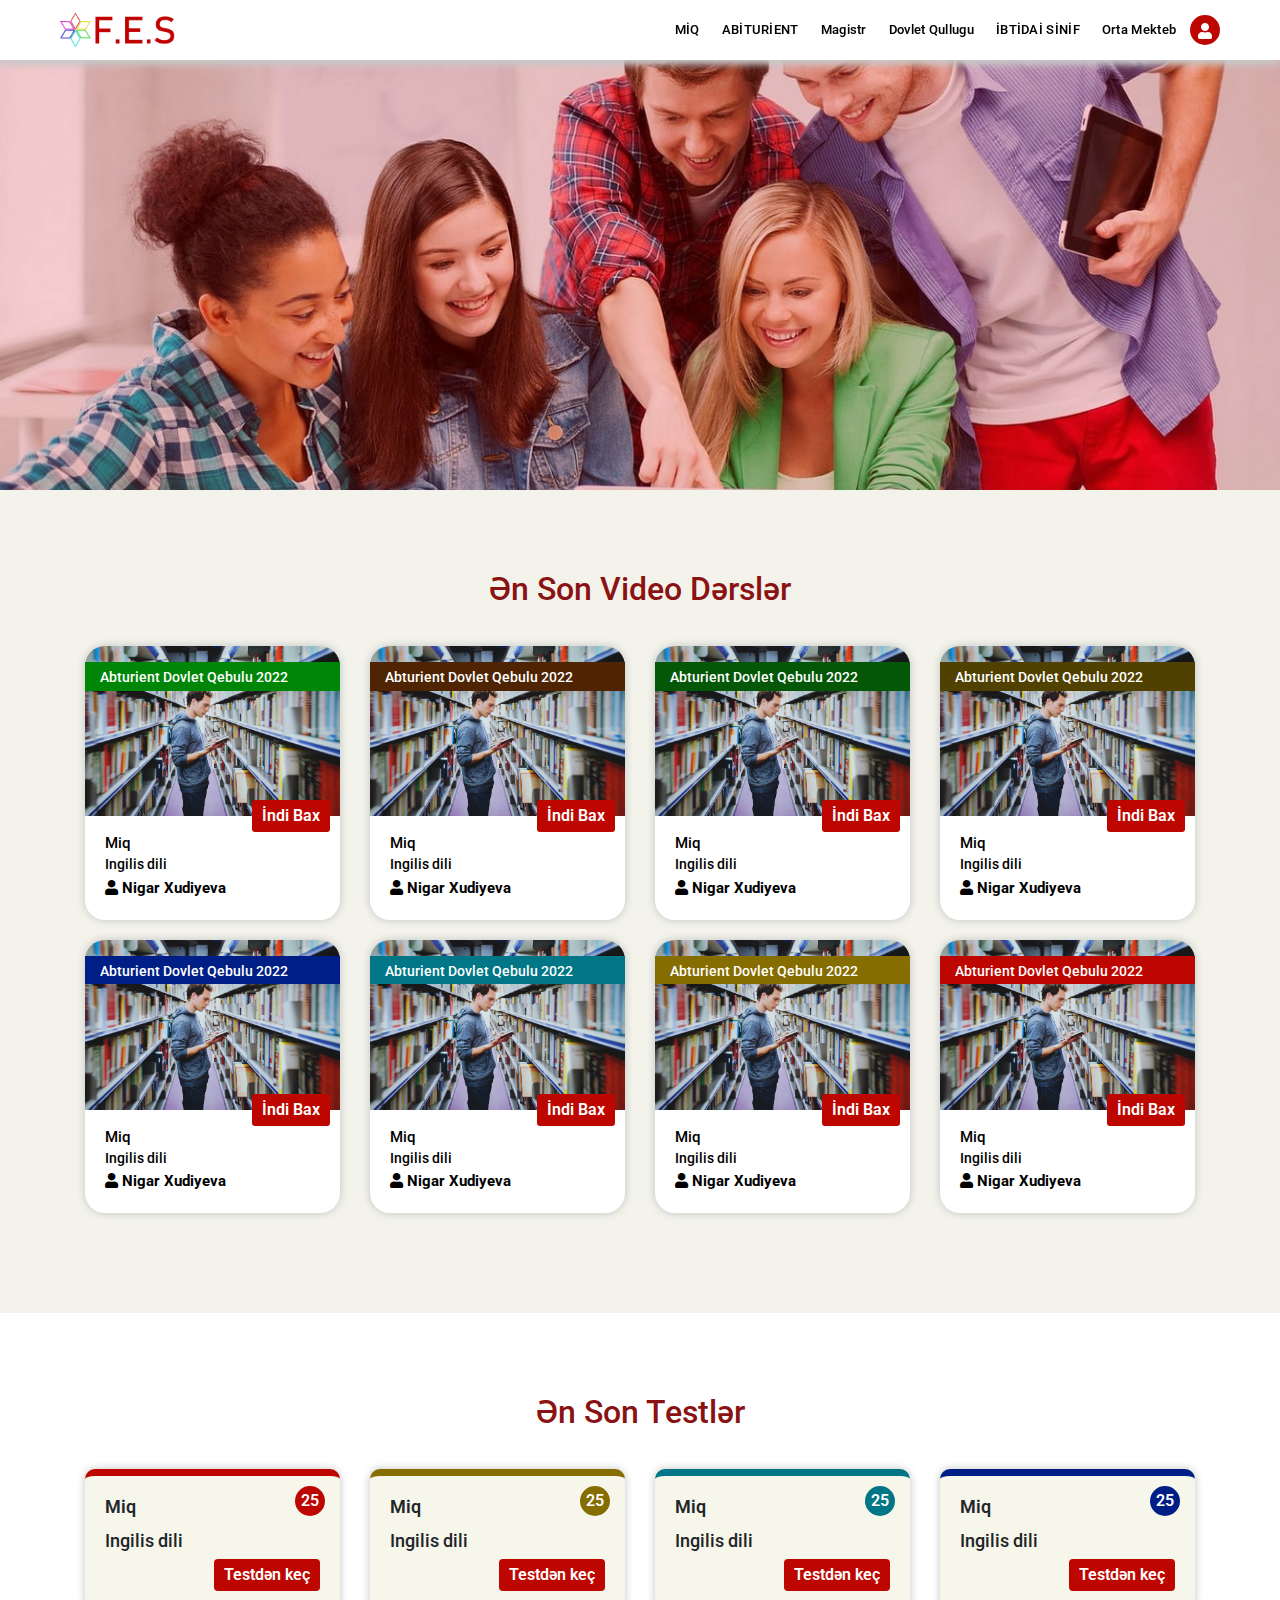
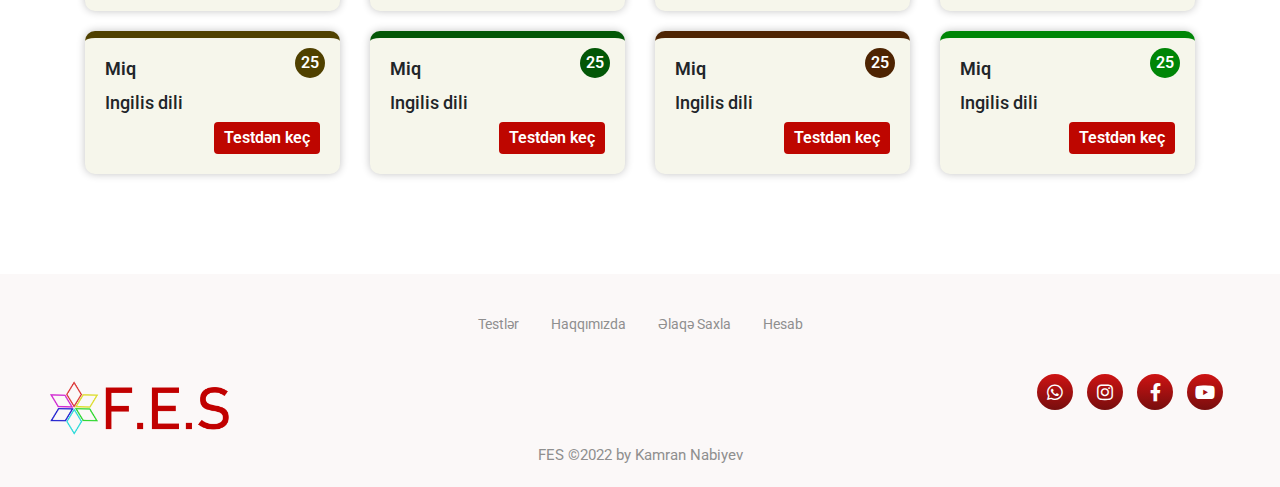
<file: FES/index.html>
<!DOCTYPE html>
<html lang="en">
  <head>
    <meta charset="UTF-8" />
    <meta http-equiv="X-UA-Compatible" content="IE=edge" />
    <meta name="viewport" content="width=device-width, initial-scale=1.0" />
    <title>Fes</title>
    <!--bootstrap css-->
    <link rel="stylesheet" href="src/vendor/bootstrap/bootstrap.css" />
    <!-- owl carousel css -->
    <link
      rel="stylesheet"
      href="src/vendor/owl-carousel/owl.carousel.min.css"
    />
    <link
      rel="stylesheet"
      href="src/vendor/owl-carousel/owl.theme.default.min.css"
    />
    <!-- fonts -->
    <link rel="preconnect" href="https://fonts.googleapis.com" />
    <link rel="preconnect" href="https://fonts.gstatic.com" crossorigin />
    <link
      href="https://fonts.googleapis.com/css2?family=Roboto:ital,wght@0,300;0,400;0,500;0,700;0,900;1,300;1,500;1,700&display=swap"
      rel="stylesheet"
    />
    <!--font Awesome css-->
    <link rel="stylesheet" href="src/vendor/font-awesome/css/all.min.css" />
    <!--main css-->
    <link rel="stylesheet" href="src/css/style.css" />
  </head>
  <body>
    <!-- *-*-*-*-*-*-*-*-*      Header Start      *-*-*-*-*-*-*-*-* -->
    <header>
      <!-- ********************************************************************** -->
      <!--*********************** NAV START ******************** -->
      <nav class="navbar navbar-expand-lg">
        <div class="container">
          <a class="navbar-brand" href="#">
            <img class="img-fluid" src="src/img/logo/logo.png" alt="" />
          </a>
          <div class="navbar-nav d-flex align-items-center">
            <!--*************** navigation  START **************** -->
            <div class="navigation d-flex">
              <div class="link">
                <a class="nav-link" href="#"
                  >MİQ<span class="sr-only">(current)</span>
                  </a>

                <ul class="link-hover list-group">
                  <li><a href="index.html">Azərbaycan dili</a></li>
                  <li><a href="index.html">Rus dili</a></li>
                  <li><a href="index.html">İngilis dili</a></li>
                </ul>
              </div>

              <div class="link">
                <a class="nav-link" href="#"
                  >ABİTURİENT </a>
                <ul class="link-hover list-group">
                  <li><a href="index.html">Azərbaycan dili</a></li>
                  <li><a href="index.html">Rus dili</a></li>
                  <li><a href="index.html">İngilis dili</a></li>
                </ul>
              </div>

              <div class="link">
                <a class="nav-link" href="#"
                  >Magistr
                 
                </a>
                <ul class="link-hover list-group">
                  <li><a href="index.html">Azərbaycan dili</a></li>
                  <li><a href="index.html">Rus dili</a></li>
                  <li><a href="index.html">İngilis dili</a></li>
                </ul>
              </div>
              <div class="link">
                <a class="nav-link" href="#"
                  >Dovlet Qullugu
                 
                </a>
                <ul class="link-hover list-group">
                  <li><a href="index.html">Azərbaycan dili</a></li>
                  <li><a href="index.html">Rus dili</a></li>
                  <li><a href="index.html">İngilis dili</a></li>
                </ul>
              </div>

              <div class="link">
                <a class="nav-link" href="#"
                  >İBTİDAİ SİNİF
                 
                </a>
                <ul class="link-hover list-group">
                  <li><a href="index.html">Azərbaycan dili</a></li>
                  <li><a href="index.html">Rus dili</a></li>
                  <li><a href="index.html">İngilis dili</a></li>
                </ul>
              </div>
              <div class="link">
                <a class="nav-link" href="#"
                  >Orta Mekteb
                 
                </a>
                <ul class="link-hover list-group">
                  <li><a href="index.html">Azərbaycan dili</a></li>
                  <li><a href="index.html">Rus dili</a></li>
                  <li><a href="index.html">İngilis dili</a></li>
                </ul>
              </div>
              <div class="link2">
                <a class="nav-link" href="#">
                  <i class="fas fa-user"></i>
                </a>
              </div>
            </div>
            <!--********************* navigation END ************** -->
          </div>
          <div class="nav-button ml-3" id="Nav-open-btn">
            <i class="fas fa-bars"></i>
          </div>
        </div>
      </nav>
      
      <!-- ************************************************************ -->
      <!--******************* NAV END ******************-->
    </header>
    <!-- *-*-*-*-*-*-*-*-*      Header End      *-*-*-*-*-*-*-*-* -->
    <!-- *********************   Components Start  ************************ -->
    <div class="components">
      <!-- *********************  Preloader Start  ********************** -->
      <div class="preloader">
        <div class="lds-ellipsis">
          <span></span>
          <span></span>
          <span></span>
        </div>
      </div>
      <!-- *********************  Preloader End  ************************ -->
      <!-- ************************************************************** -->

      <!-- *********************  Mobile Navigation Start  ********************** -->
      <div id="nav-mobile-1">
        <div class="nav-close-btn d-flex justify-content-end">
          <a class="close-btn" id="Nav-close-btn"
            ><i class="fas fa-times-circle"></i
          ></a>
        </div>

        <div class="mob-nav-box">
          <div class="navigation">
            <div class="nav-box">
              <div class="nav-link">
                <a class="open-child-cat">MIQ</a>
                <!-- *-*-*-*-*-*-*-*-*  Mobile Category On Button Start      *-*-*-*-*-*-*-*-* -->
                <div class="child-cat-mobile">
                  <div class="child-cat-close-btn d-flex justify-content-end">
                    <a class="close-btn"><i class="fas fa-arrow-left"></i></a>
                  </div>
                  <h4 class="text-center">MIQ</h4>
                  <div class="navigation">
                    <div class="nav-link">
                      <a>Aze</a>
                    </div>
                    <div class="nav-link">
                      <a>RU</a>
                    </div>
                    <div class="nav-link">
                      <a>Eng</a>
                    </div>
                  </div>
                </div>
                <!-- *-*-*-*-*-*-*-*-*  Mobile Category On Button End      *-*-*-*-*-*-*-*-* -->
              </div>
              <div class="nav-link">
                <a class="open-child-cat">ABİTURİENT</a>
                <!-- *-*-*-*-*-*-*-*-*  Mobile Category On Button Start      *-*-*-*-*-*-*-*-* -->
                <div class="child-cat-mobile">
                  <div class="child-cat-close-btn d-flex justify-content-end">
                    <a class="close-btn"><i class="fas fa-arrow-left"></i></a>
                  </div>
                  <h4 class="text-center">ABİTURİENT</h4>
                  <div class="navigation">
                    <div class="nav-link">
                      <a>Aze</a>
                    </div>
                    <div class="nav-link">
                      <a>RU</a>
                    </div>
                    <div class="nav-link">
                      <a>Eng</a>
                    </div>
                  </div>
                </div>
                <!-- *-*-*-*-*-*-*-*-*  Mobile Category On Button End      *-*-*-*-*-*-*-*-* -->
              </div>

              <div class="nav-link">
                <a class="open-child-cat">Magistr</a>
                <!-- *-*-*-*-*-*-*-*-*  Mobile Category On Button Start      *-*-*-*-*-*-*-*-* -->
                <div class="child-cat-mobile">
                  <div class="child-cat-close-btn d-flex justify-content-end">
                    <a class="close-btn"><i class="fas fa-arrow-left"></i></a>
                  </div>
                  <h4 class="text-center">Magistr</h4>
                  <div class="navigation">
                    <div class="nav-link">
                      <a>Aze</a>
                    </div>
                    <div class="nav-link">
                      <a>RU</a>
                    </div>
                    <div class="nav-link">
                      <a>Eng</a>
                    </div>
                  </div>
                </div>
                <!-- *-*-*-*-*-*-*-*-*  Mobile Category On Button End      *-*-*-*-*-*-*-*-* -->
              </div>
              <div class="nav-link">
                <a class="open-child-cat">Dovlet Qullugu</a>
                <!-- *-*-*-*-*-*-*-*-*  Mobile Category On Button Start      *-*-*-*-*-*-*-*-* -->
                <div class="child-cat-mobile">
                  <div class="child-cat-close-btn d-flex justify-content-end">
                    <a class="close-btn"><i class="fas fa-arrow-left"></i></a>
                  </div>
                  <h4 class="text-center">Dovlet Qullugu</h4>
                  <div class="navigation">
                    <div class="nav-link">
                      <a>Aze</a>
                    </div>
                    <div class="nav-link">
                      <a>RU</a>
                    </div>
                    <div class="nav-link">
                      <a>Eng</a>
                    </div>
                  </div>
                </div>
                <!-- *-*-*-*-*-*-*-*-*  Mobile Category On Button End      *-*-*-*-*-*-*-*-* -->
              </div>
              <div class="nav-link">
                <a class="open-child-cat">İBTİDAİ Sinif</a>
                <!-- *-*-*-*-*-*-*-*-*  Mobile Category On Button Start      *-*-*-*-*-*-*-*-* -->
                <div class="child-cat-mobile">
                  <div class="child-cat-close-btn d-flex justify-content-end">
                    <a class="close-btn"><i class="fas fa-arrow-left"></i></a>
                  </div>
                  <h4 class="text-center">İBTİDAİ Sinif</h4>
                  <div class="navigation">
                    <div class="nav-link">
                      <a>Aze</a>
                    </div>
                    <div class="nav-link">
                      <a>RU</a>
                    </div>
                    <div class="nav-link">
                      <a>Eng</a>
                    </div>
                  </div>
                </div>
                <!-- *-*-*-*-*-*-*-*-*  Mobile Category On Button End      *-*-*-*-*-*-*-*-* -->
              </div>
              <div class="nav-link">
                <a class="open-child-cat">Orta Mekteb</a>
                <!-- *-*-*-*-*-*-*-*-*  Mobile Category On Button Start      *-*-*-*-*-*-*-*-* -->
                <div class="child-cat-mobile">
                  <div class="child-cat-close-btn d-flex justify-content-end">
                    <a class="close-btn"><i class="fas fa-arrow-left"></i></a>
                  </div>
                  <h4 class="text-center">Orta Mekteb</h4>
                  <div class="navigation">
                    <div class="nav-link">
                      <a>Aze</a>
                    </div>
                    <div class="nav-link">
                      <a>RU</a>
                    </div>
                    <div class="nav-link">
                      <a>Eng</a>
                    </div>
                  </div>
                </div>
                <!-- *-*-*-*-*-*-*-*-*  Mobile Category On Button End      *-*-*-*-*-*-*-*-* -->
              </div>
            </div>
          </div>
          <div class="nav-text">
            <img src="src/img/logo/logo.png" alt="" />
          </div>
        </div>
      </div>
      <!-- *********************  Mobile Navigation End  ************************ -->
      <!-- ********************************************************************** -->

      <!-- *********************  Mobile Navigation On Scrool Start  ************************ -->
      <div id="nav-mobile-2">
        <div class="container-fluid">
          <div class="row">
            <div class="col-lg-12 menu">
              <div class="icons-menu">
                <a href="index.html">
                  <div class="small-menu">
                    <i class="fas fa-home"></i>
                    <div class="word">Əsas Səhifə</div>
                  </div>
                </a>
                <a href="">
                  <div class="small-menu">
                    <i class="fas fa-cubes"></i>
                    <div class="word">Testlər</div>
                  </div>
                </a>
                <a href="contact.html">
                  <div class="small-menu">
                    <i class="fas fa-envelope"></i>
                    <div class="word">Əlaqə</div>
                  </div>
                </a>
                <a href="login.html">
                  <div class="small-menu">
                    <i class="fas fa-user"></i>
                    <div class="word">Şəxsi Hesab</div>
                  </div>
                </a>
              </div>
            </div>
          </div>
        </div>
      </div>
      <!-- *********************  Mobile Navigation On Scrool  End  ************************ -->
      <!-- ********************************************************************************* -->
    </div>
    <!-- *********************    Components  End    ************************ -->
    <!-- *-*-*-*-*-*-*-*-*      Main Start      *-*-*-*-*-*-*-*-* -->
    <main>
      <!-- *-*-*-*-*-*-*-*-*      Slider Start      *-*-*-*-*-*-*-*-* -->

      <section class="slider" style="overflow: hidden">
        <div
          id="carouselExampleFade"
          class="carousel slide carousel-fade mySlider"
          data-ride="carousel"
          data-interval="true"
        >
          <div class="carousel-inner" style="height: 430px">
            <div class="carousel-item active">
              <div
                class="bg-img"
                style="background-image: url('src/img/slider/slider1.jpg')"
              ></div>
            </div>
            <div class="carousel-item">
              <div
                class="bg-img"
                style="background-image: url('src/img/slider/slider2.jpg')"
              ></div>
            </div>
            <!-- <div class="carousel-item ">
              <div
                class="bg-img"
                style="background-image: url('src/img/products/back2.jpg')"
              ></div>
            </div> -->
          </div>
          <a
            class="carousel-control-prev"
            href="#carouselExampleFade"
            role="button"
            data-slide="prev"
          >
            <span class="carousel-control-prev-icon" aria-hidden="true"></span>
            <span class="sr-only">Previous</span>
          </a>
          <a
            class="carousel-control-next"
            href="#carouselExampleFade"
            role="button"
            data-slide="next"
          >
            <span class="carousel-control-next-icon" aria-hidden="true"></span>
            <span class="sr-only">Next</span>
          </a>
        </div>
      </section>
      <!-- *-*-*-*-*-*-*-*-*      Slider End      *-*-*-*-*-*-*-*-* -->

      <!-- *-*-*-*-*-*-*-*-*      Courses Start      *-*-*-*-*-*-*-*-* -->
      <section class="section videolessons">
        <div class="container">
          <div class="row">
            <div class="col-12">
              <h2 class="text-center title">Ən Son Video Dərslər</h2>
            </div>
          </div>
          <div class="row  justify-content-center">
            <div class="col-lg-3 col-md-4 col-sm-6 col-11">
              <a href="" class="card">
                <div class="card-top">
                  <img
                    src="src/img/layout/header.jpg"
                    class="card-img-top"
                    alt="..."
                  />
                  <div class="card-abs ">
                    <div class="go-to-detail ">İndi Bax</div>
                  </div>
                </div>
                <div class="card-body">
                  <div class="div">
                    <h4 class="card-title">Miq</h4>
                    <h4 class="card-title2">Ingilis dili</h4>
                    <h4 class="card-title3 color8">Abturient Dovlet Qebulu 2022 </h4>
                  </div>
                  
                    <div class="author d-flex font-weight-bold">
                      <div class="icon pr-1">
                        <i class="fas fa-user"></i>
                      </div>
                      <div class="by">Nigar Xudiyeva</div>
                    </div>
                </div>
              </a>
            </div>
            <div class="col-lg-3 col-md-4 col-sm-6 col-11">
              <a href="" class="card">
                <div class="card-top">
                  <img
                    src="src/img/layout/header.jpg"
                    class="card-img-top"
                    alt="..."
                  />
                  <div class="card-abs">
                    <div class="go-to-detail">İndi Bax</div>
                  </div>
                </div>
                <div class="card-body">
                  <div class="div">
                    <h4 class="card-title">Miq</h4>
                    <h4 class="card-title2">Ingilis dili</h4>
                    <h4 class="card-title3 color7">Abturient Dovlet Qebulu 2022 </h4>
                  </div>
                  
                    <div class="author d-flex font-weight-bold">
                      <div class="icon pr-1">
                        <i class="fas fa-user"></i>
                      </div>
                      <div class="by">Nigar Xudiyeva</div>
                    </div>
                </div>
              </a>
            </div>
            <div class="col-lg-3 col-md-4 col-sm-6 col-11">
              <a href="" class="card">
                <div class="card-top">
                  <img
                    src="src/img/layout/header.jpg"
                    class="card-img-top"
                    alt="..."
                  />
                  <div class="card-abs">
                    <div class="go-to-detail">İndi Bax</div>
                  </div>
                </div>
                <div class="card-body">
                  <div class="div">
                    <h4 class="card-title">Miq</h4>
                    <h4 class="card-title2">Ingilis dili</h4>
                    <h4 class="card-title3 color6">Abturient Dovlet Qebulu 2022 </h4>
                  </div>
                  
                    <div class="author d-flex font-weight-bold">
                      <div class="icon pr-1">
                        <i class="fas fa-user"></i>
                      </div>
                      <div class="by">Nigar Xudiyeva</div>
                    </div>
                </div>
              </a>
            </div>
            <div class="col-lg-3 col-md-4 col-sm-6 col-11">
              <a href="" class="card">
                <div class="card-top">
                  <img
                    src="src/img/layout/header.jpg"
                    class="card-img-top"
                    alt="..."
                  />
                  <div class="card-abs">
                    <div class="go-to-detail">İndi Bax</div>
                  </div>
                </div>
                <div class="card-body">
                  <div class="div">
                    <h4 class="card-title">Miq</h4>
                    <h4 class="card-title2">Ingilis dili</h4>
                    <h4 class="card-title3 color5">Abturient Dovlet Qebulu 2022 </h4>
                  </div>
                  
                    <div class="author d-flex font-weight-bold">
                      <div class="icon pr-1">
                        <i class="fas fa-user"></i>
                      </div>
                      <div class="by">Nigar Xudiyeva</div>
                    </div>
                </div>
              </a>
            </div>
            <div class="col-lg-3 col-md-4 col-sm-6 col-11">
              <a href="" class="card">
                <div class="card-top">
                  <img
                    src="src/img/layout/header.jpg"
                    class="card-img-top"
                    alt="..."
                  />
                  <div class="card-abs">
                    <div class="go-to-detail">İndi Bax</div>
                  </div>
                </div>
                <div class="card-body">
                  <div class="div">
                    <h4 class="card-title">Miq</h4>
                    <h4 class="card-title2">Ingilis dili</h4>
                    <h4 class="card-title3 color4">Abturient Dovlet Qebulu 2022 </h4>
                  </div>
                  
                    <div class="author d-flex font-weight-bold">
                      <div class="icon pr-1">
                        <i class="fas fa-user"></i>
                      </div>
                      <div class="by">Nigar Xudiyeva</div>
                    </div>
                </div>
              </a>
            </div>
            <div class="col-lg-3 col-md-4 col-sm-6 col-11">
              <a href="" class="card">
                <div class="card-top">
                  <img
                    src="src/img/layout/header.jpg"
                    class="card-img-top"
                    alt="..."
                  />
                  <div class="card-abs">
                    <div class="go-to-detail">İndi Bax</div>
                  </div>
                </div>
                <div class="card-body">
                  <div class="div">
                    <h4 class="card-title">Miq</h4>
                    <h4 class="card-title2">Ingilis dili</h4>
                    <h4 class="card-title3 color3">Abturient Dovlet Qebulu 2022 </h4>
                  </div>
                  
                    <div class="author d-flex font-weight-bold">
                      <div class="icon pr-1">
                        <i class="fas fa-user"></i>
                      </div>
                      <div class="by">Nigar Xudiyeva</div>
                    </div>
                </div>
              </a>
            </div>
            <div class="col-lg-3 col-md-4 col-sm-6 col-11">
              <a href="" class="card">
                <div class="card-top">
                  <img
                    src="src/img/layout/header.jpg"
                    class="card-img-top"
                    alt="..."
                  />
                  <div class="card-abs">
                    <div class="go-to-detail">İndi Bax</div>
                  </div>
                </div>
                <div class="card-body">
                  <div class="div">
                    <h4 class="card-title">Miq</h4>
                    <h4 class="card-title2">Ingilis dili</h4>
                    <h4 class="card-title3 color2">Abturient Dovlet Qebulu 2022 </h4>
                  </div>
                  
                    <div class="author d-flex font-weight-bold">
                      <div class="icon pr-1">
                        <i class="fas fa-user"></i>
                      </div>
                      <div class="by">Nigar Xudiyeva</div>
                    </div>
                </div>
              </a>
            </div>
            <div class="col-lg-3 col-md-4 col-sm-6 col-11">
              <a href="" class="card">
                <div class="card-top">
                  <img
                    src="src/img/layout/header.jpg"
                    class="card-img-top"
                    alt="..."
                  />
                  <div class="card-abs">
                    <div class="go-to-detail">İndi Bax</div>
                  </div>
                </div>
                <div class="card-body">
                  <div class="div">
                    <h4 class="card-title">Miq</h4>
                    <h4 class="card-title2">Ingilis dili</h4>
                    <h4 class="card-title3 color1">Abturient Dovlet Qebulu 2022 </h4>
                  </div>
                  
                    <div class="author d-flex font-weight-bold">
                      <div class="icon pr-1">
                        <i class="fas fa-user"></i>
                      </div>
                      <div class="by">Nigar Xudiyeva</div>
                    </div>
                </div>
              </a>
            </div>

          </div>
        </div>
      </section>
      <!-- *-*-*-*-*-*-*-*-*      Tests Start      *-*-*-*-*-*-*-*-* -->
      <section class="section tests">
        <div class="container">
          <div class="row">
            <div class="col-12">
              <h2 class="text-center title">Ən Son Testlər</h2>
            </div>
          </div>
          <div class="row  justify-content-center">
            <div class="col-lg-3 col-md-4 col-sm-6 col-10">
              <div class="card-body color1">
                <div class="div ">
                  <h4 class="card-title">Miq</h4>
                  <h4 class="card-title2">Ingilis dili</h4>
                </div>
                <div class="card-button">
                  <a class="go-to-detail">Testdən keç</a>
                </div>
                <div class="car-abs color1">
                  25
                </div>
              </div>
            </div>
            <div class="col-lg-3 col-md-4 col-sm-6 col-10">
              <div class="card-body color2">
                <div class="div ">
                  <h4 class="card-title">Miq</h4>
                  <h4 class="card-title2">Ingilis dili</h4>
                </div>
                <div class="card-button">
                  <a class="go-to-detail">Testdən keç</a>
                </div>
                <div class="car-abs color2">
                  25
                </div>
              </div>
            </div>
            <div class="col-lg-3 col-md-4 col-sm-6 col-10">
              <div class="card-body color3">
                <div class="div ">
                  <h4 class="card-title">Miq</h4>
                  <h4 class="card-title2">Ingilis dili</h4>
                </div>
                <div class="card-button">
                  <a class="go-to-detail">Testdən keç</a>
                </div>
                <div class="car-abs color3">
                  25
                </div>
              </div>
            </div>
            <div class="col-lg-3 col-md-4 col-sm-6 col-10">
              <div class="card-body color4">
                <div class="div ">
                  <h4 class="card-title">Miq</h4>
                  <h4 class="card-title2">Ingilis dili</h4>
                </div>
                <div class="card-button">
                  <a class="go-to-detail">Testdən keç</a>
                </div>
                <div class="car-abs color4">
                  25
                </div>
              </div>
            </div>
            <div class="col-lg-3 col-md-4 col-sm-6 col-10">
              <div class="card-body color5">
                <div class="div ">
                  <h4 class="card-title">Miq</h4>
                  <h4 class="card-title2">Ingilis dili</h4>
                </div>
                <div class="card-button">
                  <a class="go-to-detail">Testdən keç</a>
                </div>
                <div class="car-abs color5">
                  25
                </div>
              </div>
            </div>
            <div class="col-lg-3 col-md-4 col-sm-6 col-10">
              <div class="card-body color6">
                <div class="div ">
                  <h4 class="card-title">Miq</h4>
                  <h4 class="card-title2">Ingilis dili</h4>
                </div>
                <div class="card-button">
                  <a class="go-to-detail">Testdən keç</a>
                </div>
                <div class="car-abs color6">
                  25
                </div>
              </div>
            </div>
            <div class="col-lg-3 col-md-4 col-sm-6 col-10">
              <div class="card-body color7">
                <div class="div ">
                  <h4 class="card-title">Miq</h4>
                  <h4 class="card-title2">Ingilis dili</h4>
                </div>
                <div class="card-button">
                  <a class="go-to-detail">Testdən keç</a>
                </div>
                <div class="car-abs color7">
                  25
                </div>
              </div>
            </div>
            <div class="col-lg-3 col-md-4 col-sm-6 col-10">
              <div class="card-body color8">
                <div class="div ">
                  <h4 class="card-title">Miq</h4>
                  <h4 class="card-title2">Ingilis dili</h4>
                </div>
                <div class="card-button">
                  <a class="go-to-detail">Testdən keç</a>
                </div>
                <div class="car-abs color8">
                  25
                </div>
              </div>
            </div>
          </div>
        </div>
      </section>
      <!-- *-*-*-*-*-*-*-*-*      Tests End      *-*-*-*-*-*-*-*-* -->
    </main>
    <!-- *-*-*-*-*-*-*-*-*      Main End      *-*-*-*-*-*-*-*-* -->

   <!-- *********************     Footer  Start     ************************ -->
   <footer>
    <div class="container-fluid">
      <div class="row justify-content-lg-center">
        <div class="col-lg-12 col-sm-6 order-sm-1 order-1">
          <div
            class="nav-box d-flex justify-content-center flex-lg-row flex-column align-items-sm-start align-items-center"
          >
            <div class="nav-link">
              <a href="gallery.html">Testlər</a>
            </div>
            <div class="nav-link">
              <a href="info.html">Haqqımızda</a>
            </div>
            <div class="nav-link">
              <a href="category.html">Əlaqə Saxla</a>
            </div>
            <div class="nav-link">
              <a href="category.html">Hesab</a>
            </div>
          </div>
        </div>
        <div class="col-sm-6 foot-logo pb-sm-0 pb-3 order-sm-2 order-3">
          <div class="nav-logo">
            <img src="src/img/logo/logo.png" alt="" />
          </div>
        </div>
        <div class="col-sm-6 py-sm-0 py-3 order-sm-3 order-2">
          <div
            class="icons-soc d-flex align-items-center justify-content-lg-end justify-content-sm-start justify-content-center"
          >
            
            <div class="item">
              <a href="">
                <i class="fab fa-whatsapp"></i>
              </a>
            </div>
            <div class="item">
              <a href="">
                <i class="fab fa-instagram"></i>
              </a>
            </div>
            <div class="item">
              <a href="">
                <i class="fab fa-facebook-f"></i>
              </a>
            </div>
            <div class="item">
              <a href="">
                <i class="fab fa-youtube"></i>
              </a>
            </div>
          </div>
        </div>
        <div class="col-sm-6 order-sm-4 order-4">
          <div class="cItb">FES ©2022 by <a href="https://api.whatsapp.com/send?phone=994993401010">Kamran Nabiyev</a></div>
        </div>
      </div>
    </div>
  </footer>
  <!-- *********************       Footer  End     ************************ -->
  <!-- ******************************************************************** -->
    

    <!--jquery-->
    <script src="src/vendor/jquery/jquery.min.js"></script>
    <!--bootstrap-->
    <script src="src/vendor/bootstrap/popper.min.js"></script>
    <script src="src/vendor/bootstrap/bootstrap.min.js"></script>
    <!-- owl carousel js -->
    <script src="src/vendor/owl-carousel/owl.carousel.min.js"></script>
    <!--javascript-->
    <script src="src/js/main.js"></script>
    <script src="src/js/home.js"></script>
  </body>
</html>
</file>
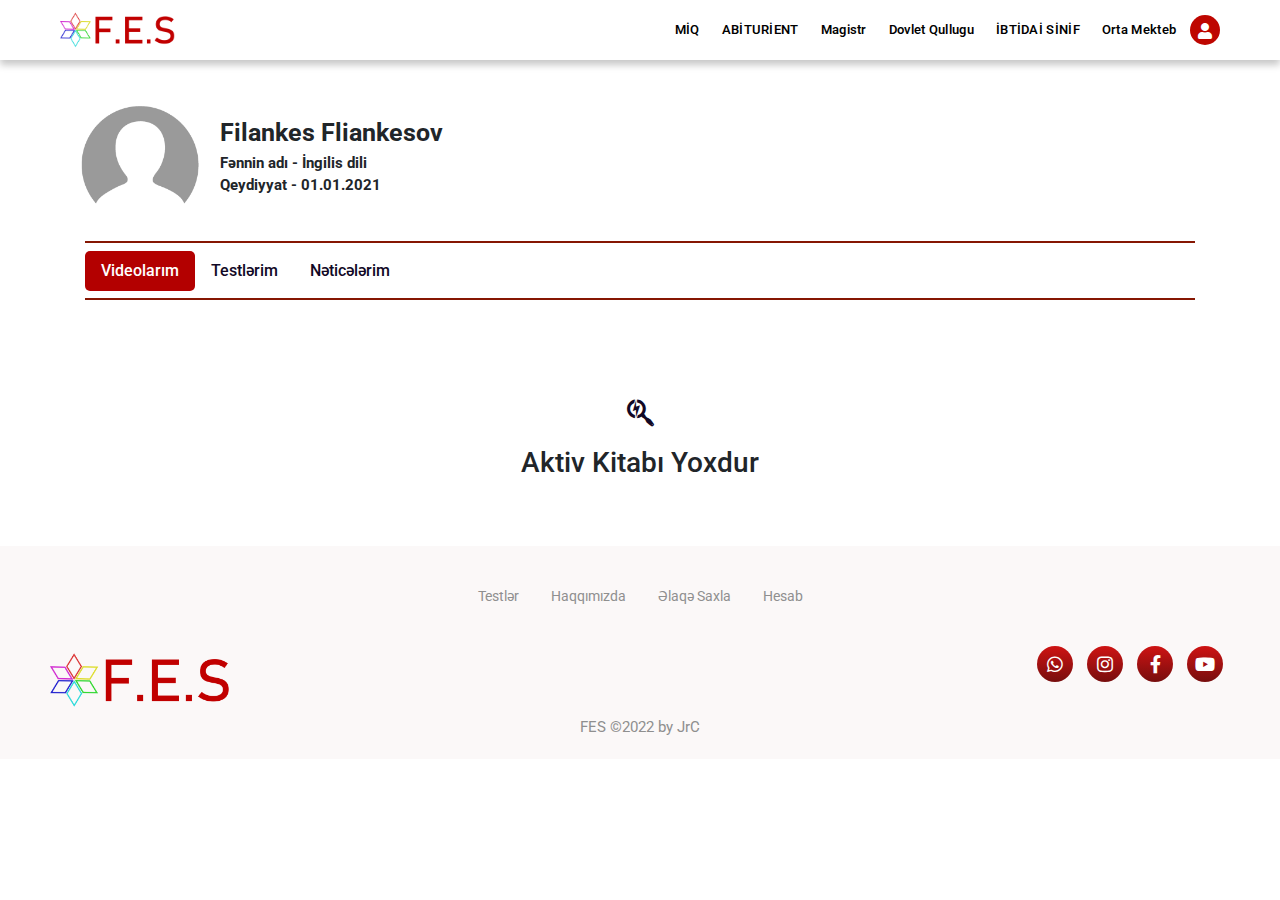
<file: FES/profile.html>
<!DOCTYPE html>
<html lang="en">
  <head>
    <meta charset="UTF-8" />
    <meta http-equiv="X-UA-Compatible" content="IE=edge" />
    <meta name="viewport" content="width=device-width, initial-scale=1.0" />
    <title>Fes</title>
    <!--bootstrap css-->
    <link rel="stylesheet" href="src/vendor/bootstrap/bootstrap.css" />
    <!-- owl carousel css -->
    <link
      rel="stylesheet"
      href="src/vendor/owl-carousel/owl.carousel.min.css"
    />
    <link
      rel="stylesheet"
      href="src/vendor/owl-carousel/owl.theme.default.min.css"
    />
    <!-- fonts -->
    <link rel="preconnect" href="https://fonts.googleapis.com" />
    <link rel="preconnect" href="https://fonts.gstatic.com" crossorigin />
    <link
      href="https://fonts.googleapis.com/css2?family=Roboto:ital,wght@0,300;0,400;0,500;0,700;0,900;1,300;1,500;1,700&display=swap"
      rel="stylesheet"
    />
    <!--font Awesome css-->
    <link rel="stylesheet" href="src/vendor/font-awesome/css/all.min.css" />
    <!--main css-->
    <link rel="stylesheet" href="src/css/style.css" />
  </head>
  <body>
    <!-- *-*-*-*-*-*-*-*-*      Header Start      *-*-*-*-*-*-*-*-* -->
    <header>
      <!-- ********************************************************************** -->
      <!--*********************** NAV START ******************** -->
      <nav class="navbar navbar-expand-lg">
        <div class="container">
          <a class="navbar-brand" href="#">
            <img class="img-fluid" src="src/img/logo/logo.png" alt="" />
          </a>
          <div class="navbar-nav d-flex align-items-center">
            <!--*************** navigation  START **************** -->
            <div class="navigation d-flex">
              <div class="link">
                <a class="nav-link" href="#"
                  >MİQ<span class="sr-only">(current)</span>
                </a>

                <ul class="link-hover list-group">
                  <li><a href="index.html">Azərbaycan dili</a></li>
                  <li><a href="index.html">Rus dili</a></li>
                  <li><a href="index.html">İngilis dili</a></li>
                </ul>
              </div>

              <div class="link">
                <a class="nav-link" href="#">ABİTURİENT </a>
                <ul class="link-hover list-group">
                  <li><a href="index.html">Azərbaycan dili</a></li>
                  <li><a href="index.html">Rus dili</a></li>
                  <li><a href="index.html">İngilis dili</a></li>
                </ul>
              </div>

              <div class="link">
                <a class="nav-link" href="#">Magistr </a>
                <ul class="link-hover list-group">
                  <li><a href="index.html">Azərbaycan dili</a></li>
                  <li><a href="index.html">Rus dili</a></li>
                  <li><a href="index.html">İngilis dili</a></li>
                </ul>
              </div>
              <div class="link">
                <a class="nav-link" href="#">Dovlet Qullugu </a>
                <ul class="link-hover list-group">
                  <li><a href="index.html">Azərbaycan dili</a></li>
                  <li><a href="index.html">Rus dili</a></li>
                  <li><a href="index.html">İngilis dili</a></li>
                </ul>
              </div>

              <div class="link">
                <a class="nav-link" href="#">İBTİDAİ SİNİF </a>
                <ul class="link-hover list-group">
                  <li><a href="index.html">Azərbaycan dili</a></li>
                  <li><a href="index.html">Rus dili</a></li>
                  <li><a href="index.html">İngilis dili</a></li>
                </ul>
              </div>
              <div class="link">
                <a class="nav-link" href="#">Orta Mekteb </a>
                <ul class="link-hover list-group">
                  <li><a href="index.html">Azərbaycan dili</a></li>
                  <li><a href="index.html">Rus dili</a></li>
                  <li><a href="index.html">İngilis dili</a></li>
                </ul>
              </div>
              <div class="link2">
                <a class="nav-link" href="#">
                  <i class="fas fa-user"></i>
                </a>
              </div>
            </div>
            <!--********************* navigation END ************** -->
          </div>
          <div class="nav-button ml-3" id="Nav-open-btn">
            <i class="fas fa-bars"></i>
          </div>
        </div>
      </nav>

      <!-- ************************************************************ -->
      <!--******************* NAV END ******************-->
    </header>
    <!-- *-*-*-*-*-*-*-*-*      Header End      *-*-*-*-*-*-*-*-* -->
    <!-- *********************   Components Start  ************************ -->
    <div class="components">
      <!-- *********************  Preloader Start  ********************** -->
      <div class="preloader">
        <div class="lds-ellipsis">
          <span></span>
          <span></span>
          <span></span>
        </div>
      </div>
      <!-- *********************  Preloader End  ************************ -->
      <!-- ************************************************************** -->

      <!-- *********************  Mobile Navigation Start  ********************** -->
      <div id="nav-mobile-1">
        <div class="nav-close-btn d-flex justify-content-end">
          <a class="close-btn" id="Nav-close-btn"
            ><i class="fas fa-times-circle"></i
          ></a>
        </div>

        <div class="mob-nav-box">
          <div class="navigation">
            <div class="nav-box">
              <div class="nav-link">
                <a class="open-child-cat">MIQ</a>
                <!-- *-*-*-*-*-*-*-*-*  Mobile Category On Button Start      *-*-*-*-*-*-*-*-* -->
                <div class="child-cat-mobile">
                  <div class="child-cat-close-btn d-flex justify-content-end">
                    <a class="close-btn"><i class="fas fa-arrow-left"></i></a>
                  </div>
                  <h4 class="text-center">MIQ</h4>
                  <div class="navigation">
                    <div class="nav-link">
                      <a>Aze</a>
                    </div>
                    <div class="nav-link">
                      <a>RU</a>
                    </div>
                    <div class="nav-link">
                      <a>Eng</a>
                    </div>
                  </div>
                </div>
                <!-- *-*-*-*-*-*-*-*-*  Mobile Category On Button End      *-*-*-*-*-*-*-*-* -->
              </div>
              <div class="nav-link">
                <a class="open-child-cat">ABİTURİENT</a>
                <!-- *-*-*-*-*-*-*-*-*  Mobile Category On Button Start      *-*-*-*-*-*-*-*-* -->
                <div class="child-cat-mobile">
                  <div class="child-cat-close-btn d-flex justify-content-end">
                    <a class="close-btn"><i class="fas fa-arrow-left"></i></a>
                  </div>
                  <h4 class="text-center">ABİTURİENT</h4>
                  <div class="navigation">
                    <div class="nav-link">
                      <a>Aze</a>
                    </div>
                    <div class="nav-link">
                      <a>RU</a>
                    </div>
                    <div class="nav-link">
                      <a>Eng</a>
                    </div>
                  </div>
                </div>
                <!-- *-*-*-*-*-*-*-*-*  Mobile Category On Button End      *-*-*-*-*-*-*-*-* -->
              </div>

              <div class="nav-link">
                <a class="open-child-cat">Magistr</a>
                <!-- *-*-*-*-*-*-*-*-*  Mobile Category On Button Start      *-*-*-*-*-*-*-*-* -->
                <div class="child-cat-mobile">
                  <div class="child-cat-close-btn d-flex justify-content-end">
                    <a class="close-btn"><i class="fas fa-arrow-left"></i></a>
                  </div>
                  <h4 class="text-center">Magistr</h4>
                  <div class="navigation">
                    <div class="nav-link">
                      <a>Aze</a>
                    </div>
                    <div class="nav-link">
                      <a>RU</a>
                    </div>
                    <div class="nav-link">
                      <a>Eng</a>
                    </div>
                  </div>
                </div>
                <!-- *-*-*-*-*-*-*-*-*  Mobile Category On Button End      *-*-*-*-*-*-*-*-* -->
              </div>
              <div class="nav-link">
                <a class="open-child-cat">Dovlet Qullugu</a>
                <!-- *-*-*-*-*-*-*-*-*  Mobile Category On Button Start      *-*-*-*-*-*-*-*-* -->
                <div class="child-cat-mobile">
                  <div class="child-cat-close-btn d-flex justify-content-end">
                    <a class="close-btn"><i class="fas fa-arrow-left"></i></a>
                  </div>
                  <h4 class="text-center">Dovlet Qullugu</h4>
                  <div class="navigation">
                    <div class="nav-link">
                      <a>Aze</a>
                    </div>
                    <div class="nav-link">
                      <a>RU</a>
                    </div>
                    <div class="nav-link">
                      <a>Eng</a>
                    </div>
                  </div>
                </div>
                <!-- *-*-*-*-*-*-*-*-*  Mobile Category On Button End      *-*-*-*-*-*-*-*-* -->
              </div>
              <div class="nav-link">
                <a class="open-child-cat">İBTİDAİ Sinif</a>
                <!-- *-*-*-*-*-*-*-*-*  Mobile Category On Button Start      *-*-*-*-*-*-*-*-* -->
                <div class="child-cat-mobile">
                  <div class="child-cat-close-btn d-flex justify-content-end">
                    <a class="close-btn"><i class="fas fa-arrow-left"></i></a>
                  </div>
                  <h4 class="text-center">İBTİDAİ Sinif</h4>
                  <div class="navigation">
                    <div class="nav-link">
                      <a>Aze</a>
                    </div>
                    <div class="nav-link">
                      <a>RU</a>
                    </div>
                    <div class="nav-link">
                      <a>Eng</a>
                    </div>
                  </div>
                </div>
                <!-- *-*-*-*-*-*-*-*-*  Mobile Category On Button End      *-*-*-*-*-*-*-*-* -->
              </div>
              <div class="nav-link">
                <a class="open-child-cat">Orta Mekteb</a>
                <!-- *-*-*-*-*-*-*-*-*  Mobile Category On Button Start      *-*-*-*-*-*-*-*-* -->
                <div class="child-cat-mobile">
                  <div class="child-cat-close-btn d-flex justify-content-end">
                    <a class="close-btn"><i class="fas fa-arrow-left"></i></a>
                  </div>
                  <h4 class="text-center">Orta Mekteb</h4>
                  <div class="navigation">
                    <div class="nav-link">
                      <a>Aze</a>
                    </div>
                    <div class="nav-link">
                      <a>RU</a>
                    </div>
                    <div class="nav-link">
                      <a>Eng</a>
                    </div>
                  </div>
                </div>
                <!-- *-*-*-*-*-*-*-*-*  Mobile Category On Button End      *-*-*-*-*-*-*-*-* -->
              </div>
            </div>
          </div>
          <div class="nav-text">
            <img src="src/img/logo/logo.png" alt="" />
          </div>
        </div>
      </div>
      <!-- *********************  Mobile Navigation End  ************************ -->
      <!-- ********************************************************************** -->

      <!-- *********************  Mobile Navigation On Scrool Start  ************************ -->
      <div id="nav-mobile-2">
        <div class="container-fluid">
          <div class="row">
            <div class="col-lg-12 menu">
              <div class="icons-menu">
                <a href="index.html">
                  <div class="small-menu">
                    <i class="fas fa-home"></i>
                    <div class="word">Əsas Səhifə</div>
                  </div>
                </a>
                <a href="">
                  <div class="small-menu">
                    <i class="fas fa-cubes"></i>
                    <div class="word">Testlər</div>
                  </div>
                </a>
                <a href="contact.html">
                  <div class="small-menu">
                    <i class="fas fa-envelope"></i>
                    <div class="word">Əlaqə</div>
                  </div>
                </a>
                <a href="login.html">
                  <div class="small-menu">
                    <i class="fas fa-user"></i>
                    <div class="word">Şəxsi Hesab</div>
                  </div>
                </a>
              </div>
            </div>
          </div>
        </div>
      </div>
      <!-- *********************  Mobile Navigation On Scrool  End  ************************ -->
      <!-- ********************************************************************************* -->
    </div>
    <!-- *********************    Components  End    ************************ -->
    <!-- *-*-*-*-*-*-*-*-*      Main Start      *-*-*-*-*-*-*-*-* -->
    <main>
      <!-- *-*-*-*-*-*-*-*-*      Profile Start      *-*-*-*-*-*-*-*-* -->
      <section id="Profile">
        <div class="container">
          <div class="row">
            <div class="col-12 profile">
              <div class="profile-img">
                <img src="src/img/logo/user.png" alt="" />
              </div>
              <div class="profile-content">
                <div class="profile-name">Filankes Fliankesov</div>
                <div class="profile-date">Fənnin adı - İngilis dili</div>
                <div class="profile-date">Qeydiyyat - 01.01.2021</div>
              </div>
            </div>
            <div class="col-12">
              <nav>
                <div class="nav nav-tabs" id="nav-tab" role="tablist">
                  <a
                    class="nav-link active main-setting"
                    id="nav-active-tab"
                    data-toggle="tab"
                    href="#nav-active"
                    role="tab"
                    aria-controls="nav-home"
                    aria-selected="true"
                    >Videolarım</a
                  >
                  <a
                    class="nav-link main-setting"
                    id="nav-deactive-tab"
                    data-toggle="tab"
                    href="#nav-deactive"
                    role="tab"
                    aria-controls="nav-deactive"
                    aria-selected="false"
                    >Testlərim</a
                  >
                  <a
                    class="nav-link main-setting"
                    id="nav-deactive-tab"
                    data-toggle="tab"
                    href="#nav-deactive"
                    role="tab"
                    aria-controls="nav-deactive"
                    aria-selected="false"
                    >Nəticələrim</a
                  >
                </div>
              </nav>
              <div class="tab-content" id="nav-tabContent">
                <div
                  class="tab-pane fade show active"
                  id="nav-active"
                  role="tabpanel"
                  aria-labelledby="nav-active-tab"
                >
                  <div class="row">
                    <div
                      class="col-12 d-flex justify-content-center my-5 flex-column align-items-center"
                    >
                      <a class="search" href=""
                        ><i class="fab fa-searchengin"></i
                      ></a>
                      <h3>Aktiv Kitabı Yoxdur</h3>
                    </div>
                  </div>
                </div>
                <div
                  class="tab-pane fade"
                  id="nav-deactive"
                  role="tabpanel"
                  aria-labelledby="nav-deactive-tab"
                >
                  <div class="row">
                    <div
                      class="col-12 d-flex justify-content-center my-5 flex-column align-items-center"
                    >
                      <a class="search" href=""
                        ><i class="fab fa-searchengin"></i
                      ></a>
                      <h3>Deaktiv Kitabı Yoxdur</h3>
                    </div>
                  </div>
                </div>
              </div>
            </div>
          </div>
        </div>
      </section>
      <!-- *-*-*-*-*-*-*-*-*      Profile End      *-*-*-*-*-*-*-*-* -->
      <!-- ---------------------------------------------------------- -->
    </main>
    <!-- *-*-*-*-*-*-*-*-*      Main End      *-*-*-*-*-*-*-*-* -->

    <!-- *********************     Footer  Start     ************************ -->
    <footer>
      <div class="container-fluid">
        <div class="row justify-content-lg-center">
          <div class="col-lg-12 col-sm-6 order-sm-1 order-1">
            <div
              class="nav-box d-flex justify-content-center flex-lg-row flex-column align-items-sm-start align-items-center"
            >
              <div class="nav-link">
                <a href="gallery.html">Testlər</a>
              </div>
              <div class="nav-link">
                <a href="info.html">Haqqımızda</a>
              </div>
              <div class="nav-link">
                <a href="category.html">Əlaqə Saxla</a>
              </div>
              <div class="nav-link">
                <a href="category.html">Hesab</a>
              </div>
            </div>
          </div>
          <div class="col-sm-6 foot-logo pb-sm-0 pb-3 order-sm-2 order-3">
            <div class="nav-logo">
              <img src="src/img/logo/logo.png" alt="" />
            </div>
          </div>
          <div class="col-sm-6 py-sm-0 py-3 order-sm-3 order-2">
            <div
              class="icons-soc d-flex align-items-center justify-content-lg-end justify-content-sm-start justify-content-center"
            >
              <div class="item">
                <a href="">
                  <i class="fab fa-whatsapp"></i>
                </a>
              </div>
              <div class="item">
                <a href="">
                  <i class="fab fa-instagram"></i>
                </a>
              </div>
              <div class="item">
                <a href="">
                  <i class="fab fa-facebook-f"></i>
                </a>
              </div>
              <div class="item">
                <a href="">
                  <i class="fab fa-youtube"></i>
                </a>
              </div>
            </div>
          </div>
          <div class="col-sm-6 order-sm-4 order-4">
            <div class="cItb">
              FES ©2022 by
              <a href="https://api.whatsapp.com/send?phone=994993401010">JrC</a>
            </div>
          </div>
        </div>
      </div>
    </footer>
    <!-- *********************       Footer  End     ************************ -->
    <!-- ******************************************************************** -->
    <!--jquery-->
    <script src="src/vendor/jquery/jquery.min.js"></script>
    <!--bootstrap-->
    <script src="src/vendor/bootstrap/popper.min.js"></script>
    <script src="src/vendor/bootstrap/bootstrap.min.js"></script>
    <!-- owl carousel js -->
    <script src="src/vendor/owl-carousel/owl.carousel.min.js"></script>
    <!--javascript-->
    <script src="src/js/main.js"></script>
    <script src="src/js/home.js"></script>
  </body>
</html>
</file>
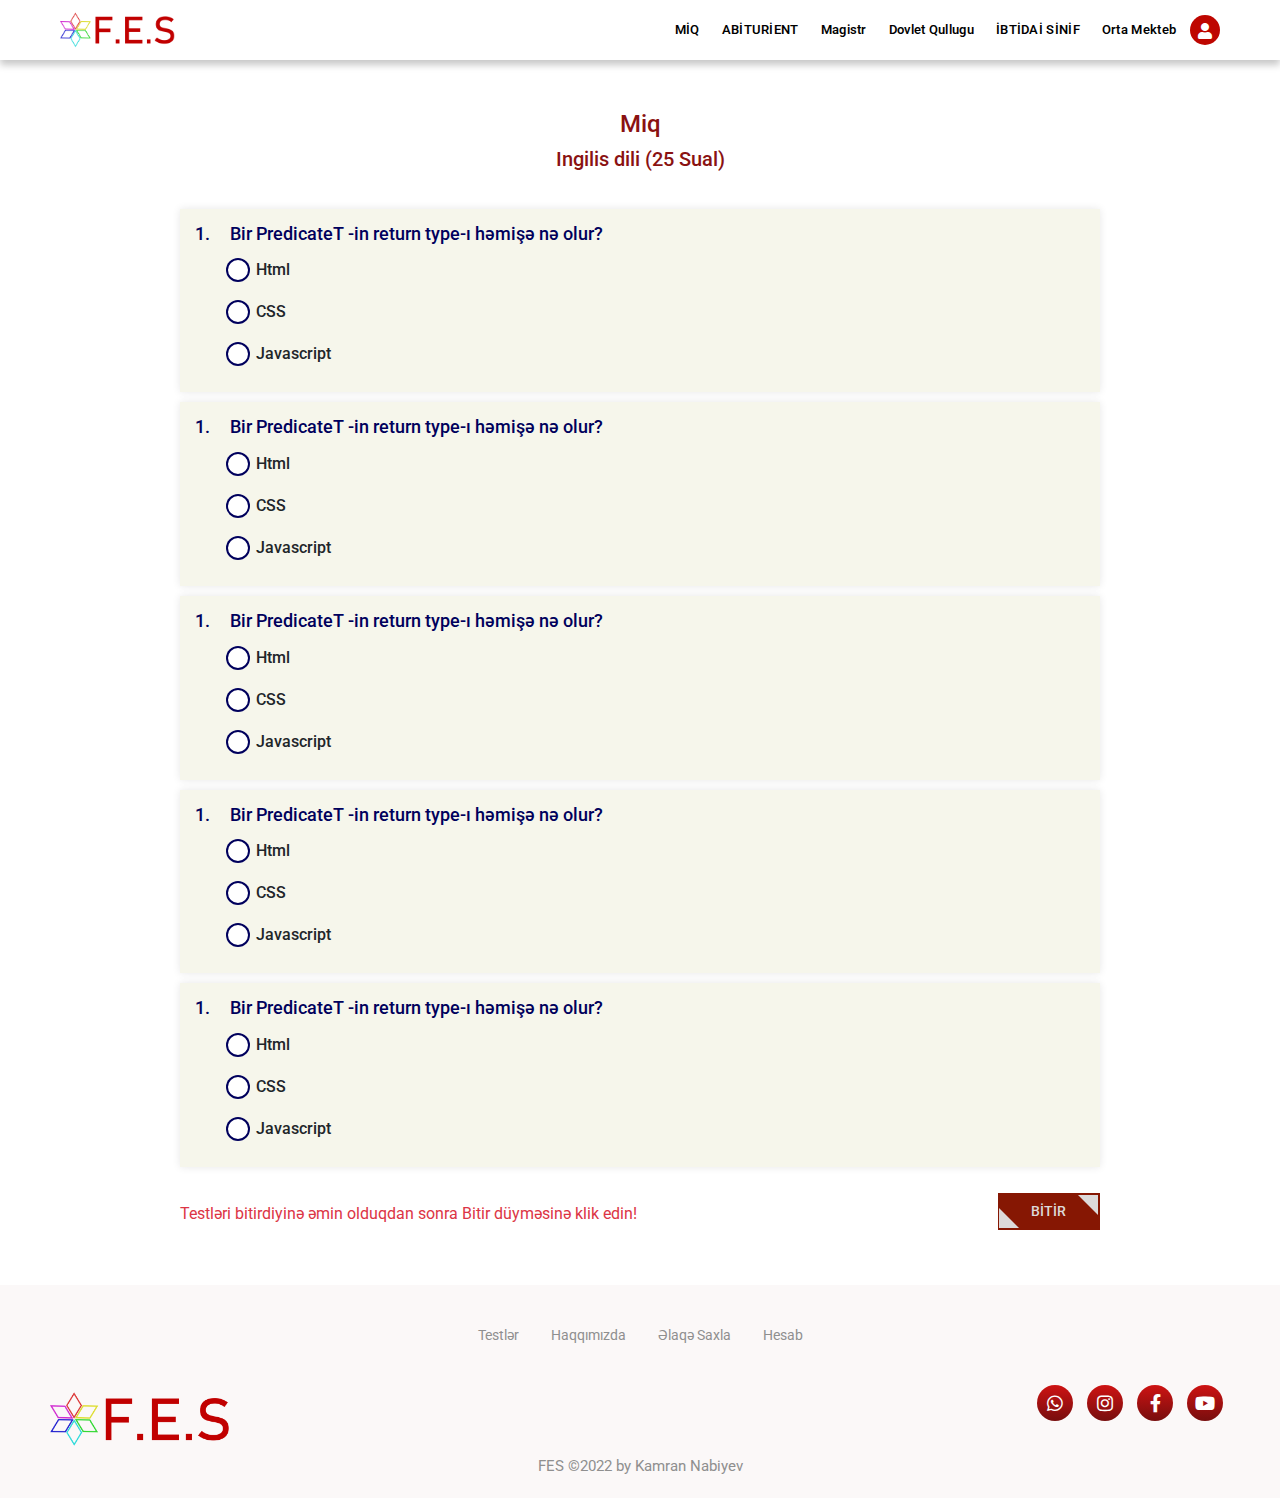
<file: FES/testDetail.html>
<!DOCTYPE html>
<html lang="en">
  <head>
    <meta charset="UTF-8" />
    <meta http-equiv="X-UA-Compatible" content="IE=edge" />
    <meta name="viewport" content="width=device-width, initial-scale=1.0" />
    <title>Fes</title>
    <!--bootstrap css-->
    <link rel="stylesheet" href="src/vendor/bootstrap/bootstrap.css" />
    <!-- owl carousel css -->
    <link
      rel="stylesheet"
      href="src/vendor/owl-carousel/owl.carousel.min.css"
    />
    <link
      rel="stylesheet"
      href="src/vendor/owl-carousel/owl.theme.default.min.css"
    />
    <!-- fonts -->
    <link rel="preconnect" href="https://fonts.googleapis.com" />
    <link rel="preconnect" href="https://fonts.gstatic.com" crossorigin />
    <link
      href="https://fonts.googleapis.com/css2?family=Roboto:ital,wght@0,300;0,400;0,500;0,700;0,900;1,300;1,500;1,700&display=swap"
      rel="stylesheet"
    />
    <!--font Awesome css-->
    <link rel="stylesheet" href="src/vendor/font-awesome/css/all.min.css" />
    <!--main css-->
    <link rel="stylesheet" href="src/css/style.css" />
  </head>
  <body>
    <!-- *-*-*-*-*-*-*-*-*      Header Start      *-*-*-*-*-*-*-*-* -->
    <header>
      <!-- ********************************************************************** -->
      <!--*********************** NAV START ******************** -->
      <nav class="navbar navbar-expand-lg">
        <div class="container">
          <a class="navbar-brand" href="#">
            <img class="img-fluid" src="src/img/logo/logo.png" alt="" />
          </a>
          <div class="navbar-nav d-flex align-items-center">
            <!--*************** navigation  START **************** -->
            <div class="navigation d-flex">
              <div class="link">
                <a class="nav-link" href="#"
                  >MİQ<span class="sr-only">(current)</span>
                </a>

                <ul class="link-hover list-group">
                  <li><a href="index.html">Azərbaycan dili</a></li>
                  <li><a href="index.html">Rus dili</a></li>
                  <li><a href="index.html">İngilis dili</a></li>
                </ul>
              </div>

              <div class="link">
                <a class="nav-link" href="#">ABİTURİENT </a>
                <ul class="link-hover list-group">
                  <li><a href="index.html">Azərbaycan dili</a></li>
                  <li><a href="index.html">Rus dili</a></li>
                  <li><a href="index.html">İngilis dili</a></li>
                </ul>
              </div>

              <div class="link">
                <a class="nav-link" href="#">Magistr </a>
                <ul class="link-hover list-group">
                  <li><a href="index.html">Azərbaycan dili</a></li>
                  <li><a href="index.html">Rus dili</a></li>
                  <li><a href="index.html">İngilis dili</a></li>
                </ul>
              </div>
              <div class="link">
                <a class="nav-link" href="#">Dovlet Qullugu </a>
                <ul class="link-hover list-group">
                  <li><a href="index.html">Azərbaycan dili</a></li>
                  <li><a href="index.html">Rus dili</a></li>
                  <li><a href="index.html">İngilis dili</a></li>
                </ul>
              </div>

              <div class="link">
                <a class="nav-link" href="#">İBTİDAİ SİNİF </a>
                <ul class="link-hover list-group">
                  <li><a href="index.html">Azərbaycan dili</a></li>
                  <li><a href="index.html">Rus dili</a></li>
                  <li><a href="index.html">İngilis dili</a></li>
                </ul>
              </div>
              <div class="link">
                <a class="nav-link" href="#">Orta Mekteb </a>
                <ul class="link-hover list-group">
                  <li><a href="index.html">Azərbaycan dili</a></li>
                  <li><a href="index.html">Rus dili</a></li>
                  <li><a href="index.html">İngilis dili</a></li>
                </ul>
              </div>
              <div class="link2">
                <a class="nav-link" href="#">
                  <i class="fas fa-user"></i>
                </a>
              </div>
            </div>
            <!--********************* navigation END ************** -->
          </div>
          <div class="nav-button ml-3" id="Nav-open-btn">
            <i class="fas fa-bars"></i>
          </div>
        </div>
      </nav>

      <!-- ************************************************************ -->
      <!--******************* NAV END ******************-->
    </header>
    <!-- *-*-*-*-*-*-*-*-*      Header End      *-*-*-*-*-*-*-*-* -->
    <!-- *********************   Components Start  ************************ -->
    <div class="components">
      <!-- *********************  Preloader Start  ********************** -->
      <div class="preloader">
        <div class="lds-ellipsis">
          <span></span>
          <span></span>
          <span></span>
        </div>
      </div>
      <!-- *********************  Preloader End  ************************ -->
      <!-- ************************************************************** -->

      <!-- *********************  Mobile Navigation Start  ********************** -->
      <div id="nav-mobile-1">
        <div class="nav-close-btn d-flex justify-content-end">
          <a class="close-btn" id="Nav-close-btn"
            ><i class="fas fa-times-circle"></i
          ></a>
        </div>

        <div class="mob-nav-box">
          <div class="navigation">
            <div class="nav-box">
              <div class="nav-link">
                <a class="open-child-cat">MIQ</a>
                <!-- *-*-*-*-*-*-*-*-*  Mobile Category On Button Start      *-*-*-*-*-*-*-*-* -->
                <div class="child-cat-mobile">
                  <div class="child-cat-close-btn d-flex justify-content-end">
                    <a class="close-btn"><i class="fas fa-arrow-left"></i></a>
                  </div>
                  <h4 class="text-center">MIQ</h4>
                  <div class="navigation">
                    <div class="nav-link">
                      <a>Aze</a>
                    </div>
                    <div class="nav-link">
                      <a>RU</a>
                    </div>
                    <div class="nav-link">
                      <a>Eng</a>
                    </div>
                  </div>
                </div>
                <!-- *-*-*-*-*-*-*-*-*  Mobile Category On Button End      *-*-*-*-*-*-*-*-* -->
              </div>
              <div class="nav-link">
                <a class="open-child-cat">ABİTURİENT</a>
                <!-- *-*-*-*-*-*-*-*-*  Mobile Category On Button Start      *-*-*-*-*-*-*-*-* -->
                <div class="child-cat-mobile">
                  <div class="child-cat-close-btn d-flex justify-content-end">
                    <a class="close-btn"><i class="fas fa-arrow-left"></i></a>
                  </div>
                  <h4 class="text-center">ABİTURİENT</h4>
                  <div class="navigation">
                    <div class="nav-link">
                      <a>Aze</a>
                    </div>
                    <div class="nav-link">
                      <a>RU</a>
                    </div>
                    <div class="nav-link">
                      <a>Eng</a>
                    </div>
                  </div>
                </div>
                <!-- *-*-*-*-*-*-*-*-*  Mobile Category On Button End      *-*-*-*-*-*-*-*-* -->
              </div>

              <div class="nav-link">
                <a class="open-child-cat">Magistr</a>
                <!-- *-*-*-*-*-*-*-*-*  Mobile Category On Button Start      *-*-*-*-*-*-*-*-* -->
                <div class="child-cat-mobile">
                  <div class="child-cat-close-btn d-flex justify-content-end">
                    <a class="close-btn"><i class="fas fa-arrow-left"></i></a>
                  </div>
                  <h4 class="text-center">Magistr</h4>
                  <div class="navigation">
                    <div class="nav-link">
                      <a>Aze</a>
                    </div>
                    <div class="nav-link">
                      <a>RU</a>
                    </div>
                    <div class="nav-link">
                      <a>Eng</a>
                    </div>
                  </div>
                </div>
                <!-- *-*-*-*-*-*-*-*-*  Mobile Category On Button End      *-*-*-*-*-*-*-*-* -->
              </div>
              <div class="nav-link">
                <a class="open-child-cat">Dovlet Qullugu</a>
                <!-- *-*-*-*-*-*-*-*-*  Mobile Category On Button Start      *-*-*-*-*-*-*-*-* -->
                <div class="child-cat-mobile">
                  <div class="child-cat-close-btn d-flex justify-content-end">
                    <a class="close-btn"><i class="fas fa-arrow-left"></i></a>
                  </div>
                  <h4 class="text-center">Dovlet Qullugu</h4>
                  <div class="navigation">
                    <div class="nav-link">
                      <a>Aze</a>
                    </div>
                    <div class="nav-link">
                      <a>RU</a>
                    </div>
                    <div class="nav-link">
                      <a>Eng</a>
                    </div>
                  </div>
                </div>
                <!-- *-*-*-*-*-*-*-*-*  Mobile Category On Button End      *-*-*-*-*-*-*-*-* -->
              </div>
              <div class="nav-link">
                <a class="open-child-cat">İBTİDAİ Sinif</a>
                <!-- *-*-*-*-*-*-*-*-*  Mobile Category On Button Start      *-*-*-*-*-*-*-*-* -->
                <div class="child-cat-mobile">
                  <div class="child-cat-close-btn d-flex justify-content-end">
                    <a class="close-btn"><i class="fas fa-arrow-left"></i></a>
                  </div>
                  <h4 class="text-center">İBTİDAİ Sinif</h4>
                  <div class="navigation">
                    <div class="nav-link">
                      <a>Aze</a>
                    </div>
                    <div class="nav-link">
                      <a>RU</a>
                    </div>
                    <div class="nav-link">
                      <a>Eng</a>
                    </div>
                  </div>
                </div>
                <!-- *-*-*-*-*-*-*-*-*  Mobile Category On Button End      *-*-*-*-*-*-*-*-* -->
              </div>
              <div class="nav-link">
                <a class="open-child-cat">Orta Mekteb</a>
                <!-- *-*-*-*-*-*-*-*-*  Mobile Category On Button Start      *-*-*-*-*-*-*-*-* -->
                <div class="child-cat-mobile">
                  <div class="child-cat-close-btn d-flex justify-content-end">
                    <a class="close-btn"><i class="fas fa-arrow-left"></i></a>
                  </div>
                  <h4 class="text-center">Orta Mekteb</h4>
                  <div class="navigation">
                    <div class="nav-link">
                      <a>Aze</a>
                    </div>
                    <div class="nav-link">
                      <a>RU</a>
                    </div>
                    <div class="nav-link">
                      <a>Eng</a>
                    </div>
                  </div>
                </div>
                <!-- *-*-*-*-*-*-*-*-*  Mobile Category On Button End      *-*-*-*-*-*-*-*-* -->
              </div>
            </div>
          </div>
          <div class="nav-text">
            <img src="src/img/logo/logo.png" alt="" />
          </div>
        </div>
      </div>
      <!-- *********************  Mobile Navigation End  ************************ -->
      <!-- ********************************************************************** -->

      <!-- *********************  Mobile Navigation On Scrool Start  ************************ -->
      <div id="nav-mobile-2">
        <div class="container-fluid">
          <div class="row">
            <div class="col-lg-12 menu">
              <div class="icons-menu">
                <a href="index.html">
                  <div class="small-menu">
                    <i class="fas fa-home"></i>
                    <div class="word">Əsas Səhifə</div>
                  </div>
                </a>
                <a href="">
                  <div class="small-menu">
                    <i class="fas fa-cubes"></i>
                    <div class="word">Testlər</div>
                  </div>
                </a>
                <a href="contact.html">
                  <div class="small-menu">
                    <i class="fas fa-envelope"></i>
                    <div class="word">Əlaqə</div>
                  </div>
                </a>
                <a href="login.html">
                  <div class="small-menu">
                    <i class="fas fa-user"></i>
                    <div class="word">Şəxsi Hesab</div>
                  </div>
                </a>
              </div>
            </div>
          </div>
        </div>
      </div>
      <!-- *********************  Mobile Navigation On Scrool  End  ************************ -->
      <!-- ********************************************************************************* -->
    </div>
    <!-- *********************    Components  End    ************************ -->
    <!-- *-*-*-*-*-*-*-*-*      Main Start      *-*-*-*-*-*-*-*-* -->
    <main>
      <section class="section3 exams">
        <div class="container">
          <div class="row">
            <div class="col-12">
              <h4 class="text-center subtitle">Miq</h4>
              <h5 class="text-center title">Ingilis dili (25 Sual)</h5>
            </div>
          </div>
          <form action="">
            <div class="row justify-content-center">
              <div class="col-md-10">
                <div class="exam">
                  <div class="ex-abs">
                    <h5>1.</h5>
                  </div>
                  <h5 class="question">Bir PredicateT -in return type-ı həmişə nə olur?</h5>
                  <div class="answers">
                    <label>
                      <input type="radio" name="radio"  />
                      <span>Html</span>
                    </label>
                    <label>
                      <input type="radio" name="radio" />
                      <span>CSS</span>
                    </label>
                    <label>
                      <input type="radio" name="radio" />
                      <span>Javascript</span>
                    </label>
                  </div>
                </div>
              </div>
              <div class="col-md-10">
                <div class="exam">
                  <div class="ex-abs">
                    <h5>1.</h5>
                  </div>
                  <h5 class="question">Bir PredicateT -in return type-ı həmişə nə olur?</h5>
                  <div class="answers">
                    <label>
                      <input type="radio" name="radio"  />
                      <span>Html</span>
                    </label>
                    <label>
                      <input type="radio" name="radio" />
                      <span>CSS</span>
                    </label>
                    <label>
                      <input type="radio" name="radio" />
                      <span>Javascript</span>
                    </label>
                  </div>
                </div>
              </div>
              <div class="col-md-10">
                <div class="exam">
                  <div class="ex-abs">
                    <h5>1.</h5>
                  </div>
                  <h5 class="question">Bir PredicateT -in return type-ı həmişə nə olur?</h5>
                  <div class="answers">
                    <label>
                      <input type="radio" name="radio"  />
                      <span>Html</span>
                    </label>
                    <label>
                      <input type="radio" name="radio" />
                      <span>CSS</span>
                    </label>
                    <label>
                      <input type="radio" name="radio" />
                      <span>Javascript</span>
                    </label>
                  </div>
                </div>
              </div>
              <div class="col-md-10">
                <div class="exam">
                  <div class="ex-abs">
                    <h5>1.</h5>
                  </div>
                  <h5 class="question">Bir PredicateT -in return type-ı həmişə nə olur?</h5>
                  <div class="answers">
                    <label>
                      <input type="radio" name="radio"  />
                      <span>Html</span>
                    </label>
                    <label>
                      <input type="radio" name="radio" />
                      <span>CSS</span>
                    </label>
                    <label>
                      <input type="radio" name="radio" />
                      <span>Javascript</span>
                    </label>
                  </div>
                </div>
              </div>
              <div class="col-md-10">
                <div class="exam">
                  <div class="ex-abs">
                    <h5>1.</h5>
                  </div>
                  <h5 class="question">Bir PredicateT -in return type-ı həmişə nə olur?</h5>
                  <div class="answers">
                    <label>
                      <input type="radio" name="radio"  />
                      <span>Html</span>
                    </label>
                    <label>
                      <input type="radio" name="radio" />
                      <span>CSS</span>
                    </label>
                    <label>
                      <input type="radio" name="radio" />
                      <span>Javascript</span>
                    </label>
                  </div>
                </div>
              </div>
              <div class="col-md-10">
                <div class="exam-button d-flex justify-content-md-between align-items-center flex-md-row flex-column mt-3">
                  <div class="exam-info text-danger">
                    Testləri bitirdiyinə əmin olduqdan sonra Bitir düyməsinə klik edin!
                  </div>
                  <button type="submit" class="myBtn">BİTİR</button>
                </div>
              </div>
            </div>
          </form>
        </div>
      </section>
      <!-- *-*-*-*-*-*-*-*-*      Tests End      *-*-*-*-*-*-*-*-* -->
    </main>
    <!-- *-*-*-*-*-*-*-*-*      Main End      *-*-*-*-*-*-*-*-* -->

    <!-- *********************     Footer  Start     ************************ -->
    <footer>
      <div class="container-fluid">
        <div class="row justify-content-lg-center">
          <div class="col-lg-12 col-sm-6 order-sm-1 order-1">
            <div
              class="nav-box d-flex justify-content-center flex-lg-row flex-column align-items-sm-start align-items-center"
            >
              <div class="nav-link">
                <a href="gallery.html">Testlər</a>
              </div>
              <div class="nav-link">
                <a href="info.html">Haqqımızda</a>
              </div>
              <div class="nav-link">
                <a href="category.html">Əlaqə Saxla</a>
              </div>
              <div class="nav-link">
                <a href="category.html">Hesab</a>
              </div>
            </div>
          </div>
          <div class="col-sm-6 foot-logo pb-sm-0 pb-3 order-sm-2 order-3">
            <div class="nav-logo">
              <img src="src/img/logo/logo.png" alt="" />
            </div>
          </div>
          <div class="col-sm-6 py-sm-0 py-3 order-sm-3 order-2">
            <div
              class="icons-soc d-flex align-items-center justify-content-lg-end justify-content-sm-start justify-content-center"
            >
              <div class="item">
                <a href="">
                  <i class="fab fa-whatsapp"></i>
                </a>
              </div>
              <div class="item">
                <a href="">
                  <i class="fab fa-instagram"></i>
                </a>
              </div>
              <div class="item">
                <a href="">
                  <i class="fab fa-facebook-f"></i>
                </a>
              </div>
              <div class="item">
                <a href="">
                  <i class="fab fa-youtube"></i>
                </a>
              </div>
            </div>
          </div>
          <div class="col-sm-6 order-sm-4 order-4">
            <div class="cItb">
              FES ©2022 by
              <a href="https://api.whatsapp.com/send?phone=994993401010"
                >Kamran Nabiyev</a
              >
            </div>
          </div>
        </div>
      </div>
    </footer>
    <!-- *********************       Footer  End     ************************ -->
    <!-- ******************************************************************** -->

    <!--jquery-->
    <script src="src/vendor/jquery/jquery.min.js"></script>
    <!--bootstrap-->
    <script src="src/vendor/bootstrap/popper.min.js"></script>
    <script src="src/vendor/bootstrap/bootstrap.min.js"></script>
    <!-- owl carousel js -->
    <script src="src/vendor/owl-carousel/owl.carousel.min.js"></script>
    <!--javascript-->
    <script src="src/js/main.js"></script>
    <script src="src/js/home.js"></script>
  </body>
</html>
</file>
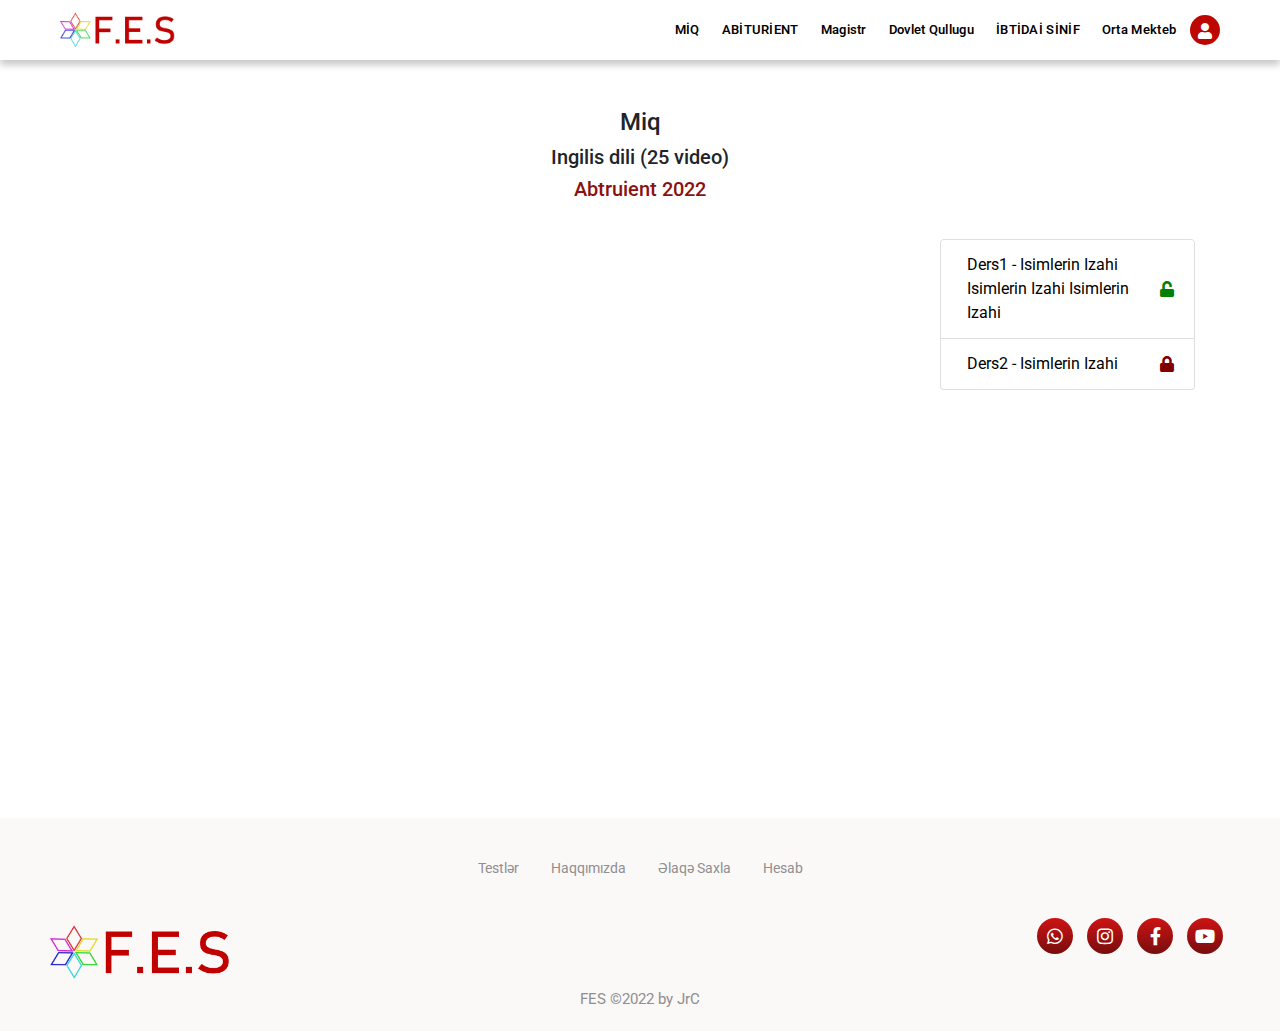
<file: FES/videoDetail.html>
<!DOCTYPE html>
<html lang="en">
  <head>
    <meta charset="UTF-8" />
    <meta http-equiv="X-UA-Compatible" content="IE=edge" />
    <meta name="viewport" content="width=device-width, initial-scale=1.0" />
    <title>Fes</title>
    <!--bootstrap css-->
    <link rel="stylesheet" href="src/vendor/bootstrap/bootstrap.css" />
    <!-- owl carousel css -->
    <link
      rel="stylesheet"
      href="src/vendor/owl-carousel/owl.carousel.min.css"
    />
    <link
      rel="stylesheet"
      href="src/vendor/owl-carousel/owl.theme.default.min.css"
    />
    <!-- fonts -->
    <link rel="preconnect" href="https://fonts.googleapis.com" />
    <link rel="preconnect" href="https://fonts.gstatic.com" crossorigin />
    <link
      href="https://fonts.googleapis.com/css2?family=Roboto:ital,wght@0,300;0,400;0,500;0,700;0,900;1,300;1,500;1,700&display=swap"
      rel="stylesheet"
    />
    <!--font Awesome css-->
    <link rel="stylesheet" href="src/vendor/font-awesome/css/all.min.css" />
    <!--main css-->
    <link rel="stylesheet" href="src/css/style.css" />
  </head>
  <body>
    <!-- *-*-*-*-*-*-*-*-*      Header Start      *-*-*-*-*-*-*-*-* -->
    <header>
      <!-- ********************************************************************** -->
      <!--*********************** NAV START ******************** -->
      <nav class="navbar navbar-expand-lg">
        <div class="container">
          <a class="navbar-brand" href="#">
            <img class="img-fluid" src="src/img/logo/logo.png" alt="" />
          </a>
          <div class="navbar-nav d-flex align-items-center">
            <!--*************** navigation  START **************** -->
            <div class="navigation d-flex">
              <div class="link">
                <a class="nav-link" href="#"
                  >MİQ<span class="sr-only">(current)</span>
                </a>

                <ul class="link-hover list-group">
                  <li><a href="index.html">Azərbaycan dili</a></li>
                  <li><a href="index.html">Rus dili</a></li>
                  <li><a href="index.html">İngilis dili</a></li>
                </ul>
              </div>

              <div class="link">
                <a class="nav-link" href="#">ABİTURİENT </a>
                <ul class="link-hover list-group">
                  <li><a href="index.html">Azərbaycan dili</a></li>
                  <li><a href="index.html">Rus dili</a></li>
                  <li><a href="index.html">İngilis dili</a></li>
                </ul>
              </div>

              <div class="link">
                <a class="nav-link" href="#">Magistr </a>
                <ul class="link-hover list-group">
                  <li><a href="index.html">Azərbaycan dili</a></li>
                  <li><a href="index.html">Rus dili</a></li>
                  <li><a href="index.html">İngilis dili</a></li>
                </ul>
              </div>
              <div class="link">
                <a class="nav-link" href="#">Dovlet Qullugu </a>
                <ul class="link-hover list-group">
                  <li><a href="index.html">Azərbaycan dili</a></li>
                  <li><a href="index.html">Rus dili</a></li>
                  <li><a href="index.html">İngilis dili</a></li>
                </ul>
              </div>

              <div class="link">
                <a class="nav-link" href="#">İBTİDAİ SİNİF </a>
                <ul class="link-hover list-group">
                  <li><a href="index.html">Azərbaycan dili</a></li>
                  <li><a href="index.html">Rus dili</a></li>
                  <li><a href="index.html">İngilis dili</a></li>
                </ul>
              </div>
              <div class="link">
                <a class="nav-link" href="#">Orta Mekteb </a>
                <ul class="link-hover list-group">
                  <li><a href="index.html">Azərbaycan dili</a></li>
                  <li><a href="index.html">Rus dili</a></li>
                  <li><a href="index.html">İngilis dili</a></li>
                </ul>
              </div>
              <div class="link2">
                <a class="nav-link" href="#">
                  <i class="fas fa-user"></i>
                </a>
              </div>
            </div>
            <!--********************* navigation END ************** -->
          </div>
          <div class="nav-button ml-3" id="Nav-open-btn">
            <i class="fas fa-bars"></i>
          </div>
        </div>
      </nav>

      <!-- ************************************************************ -->
      <!--******************* NAV END ******************-->
    </header>
    <!-- *-*-*-*-*-*-*-*-*      Header End      *-*-*-*-*-*-*-*-* -->
    <!-- *********************   Components Start  ************************ -->
    <div class="components">
      <!-- *********************  Preloader Start  ********************** -->
      <div class="preloader">
        <div class="lds-ellipsis">
          <span></span>
          <span></span>
          <span></span>
        </div>
      </div>
      <!-- *********************  Preloader End  ************************ -->
      <!-- ************************************************************** -->

      <!-- *********************  Mobile Navigation Start  ********************** -->
      <div id="nav-mobile-1">
        <div class="nav-close-btn d-flex justify-content-end">
          <a class="close-btn" id="Nav-close-btn"
            ><i class="fas fa-times-circle"></i
          ></a>
        </div>

        <div class="mob-nav-box">
          <div class="navigation">
            <div class="nav-box">
              <div class="nav-link">
                <a class="open-child-cat">MIQ</a>
                <!-- *-*-*-*-*-*-*-*-*  Mobile Category On Button Start      *-*-*-*-*-*-*-*-* -->
                <div class="child-cat-mobile">
                  <div class="child-cat-close-btn d-flex justify-content-end">
                    <a class="close-btn"><i class="fas fa-arrow-left"></i></a>
                  </div>
                  <h4 class="text-center">MIQ</h4>
                  <div class="navigation">
                    <div class="nav-link">
                      <a>Aze</a>
                    </div>
                    <div class="nav-link">
                      <a>RU</a>
                    </div>
                    <div class="nav-link">
                      <a>Eng</a>
                    </div>
                  </div>
                </div>
                <!-- *-*-*-*-*-*-*-*-*  Mobile Category On Button End      *-*-*-*-*-*-*-*-* -->
              </div>
              <div class="nav-link">
                <a class="open-child-cat">ABİTURİENT</a>
                <!-- *-*-*-*-*-*-*-*-*  Mobile Category On Button Start      *-*-*-*-*-*-*-*-* -->
                <div class="child-cat-mobile">
                  <div class="child-cat-close-btn d-flex justify-content-end">
                    <a class="close-btn"><i class="fas fa-arrow-left"></i></a>
                  </div>
                  <h4 class="text-center">ABİTURİENT</h4>
                  <div class="navigation">
                    <div class="nav-link">
                      <a>Aze</a>
                    </div>
                    <div class="nav-link">
                      <a>RU</a>
                    </div>
                    <div class="nav-link">
                      <a>Eng</a>
                    </div>
                  </div>
                </div>
                <!-- *-*-*-*-*-*-*-*-*  Mobile Category On Button End      *-*-*-*-*-*-*-*-* -->
              </div>

              <div class="nav-link">
                <a class="open-child-cat">Magistr</a>
                <!-- *-*-*-*-*-*-*-*-*  Mobile Category On Button Start      *-*-*-*-*-*-*-*-* -->
                <div class="child-cat-mobile">
                  <div class="child-cat-close-btn d-flex justify-content-end">
                    <a class="close-btn"><i class="fas fa-arrow-left"></i></a>
                  </div>
                  <h4 class="text-center">Magistr</h4>
                  <div class="navigation">
                    <div class="nav-link">
                      <a>Aze</a>
                    </div>
                    <div class="nav-link">
                      <a>RU</a>
                    </div>
                    <div class="nav-link">
                      <a>Eng</a>
                    </div>
                  </div>
                </div>
                <!-- *-*-*-*-*-*-*-*-*  Mobile Category On Button End      *-*-*-*-*-*-*-*-* -->
              </div>
              <div class="nav-link">
                <a class="open-child-cat">Dovlet Qullugu</a>
                <!-- *-*-*-*-*-*-*-*-*  Mobile Category On Button Start      *-*-*-*-*-*-*-*-* -->
                <div class="child-cat-mobile">
                  <div class="child-cat-close-btn d-flex justify-content-end">
                    <a class="close-btn"><i class="fas fa-arrow-left"></i></a>
                  </div>
                  <h4 class="text-center">Dovlet Qullugu</h4>
                  <div class="navigation">
                    <div class="nav-link">
                      <a>Aze</a>
                    </div>
                    <div class="nav-link">
                      <a>RU</a>
                    </div>
                    <div class="nav-link">
                      <a>Eng</a>
                    </div>
                  </div>
                </div>
                <!-- *-*-*-*-*-*-*-*-*  Mobile Category On Button End      *-*-*-*-*-*-*-*-* -->
              </div>
              <div class="nav-link">
                <a class="open-child-cat">İBTİDAİ Sinif</a>
                <!-- *-*-*-*-*-*-*-*-*  Mobile Category On Button Start      *-*-*-*-*-*-*-*-* -->
                <div class="child-cat-mobile">
                  <div class="child-cat-close-btn d-flex justify-content-end">
                    <a class="close-btn"><i class="fas fa-arrow-left"></i></a>
                  </div>
                  <h4 class="text-center">İBTİDAİ Sinif</h4>
                  <div class="navigation">
                    <div class="nav-link">
                      <a>Aze</a>
                    </div>
                    <div class="nav-link">
                      <a>RU</a>
                    </div>
                    <div class="nav-link">
                      <a>Eng</a>
                    </div>
                  </div>
                </div>
                <!-- *-*-*-*-*-*-*-*-*  Mobile Category On Button End      *-*-*-*-*-*-*-*-* -->
              </div>
              <div class="nav-link">
                <a class="open-child-cat">Orta Mekteb</a>
                <!-- *-*-*-*-*-*-*-*-*  Mobile Category On Button Start      *-*-*-*-*-*-*-*-* -->
                <div class="child-cat-mobile">
                  <div class="child-cat-close-btn d-flex justify-content-end">
                    <a class="close-btn"><i class="fas fa-arrow-left"></i></a>
                  </div>
                  <h4 class="text-center">Orta Mekteb</h4>
                  <div class="navigation">
                    <div class="nav-link">
                      <a>Aze</a>
                    </div>
                    <div class="nav-link">
                      <a>RU</a>
                    </div>
                    <div class="nav-link">
                      <a>Eng</a>
                    </div>
                  </div>
                </div>
                <!-- *-*-*-*-*-*-*-*-*  Mobile Category On Button End      *-*-*-*-*-*-*-*-* -->
              </div>
            </div>
          </div>
          <div class="nav-text">
            <img src="src/img/logo/logo.png" alt="" />
          </div>
        </div>
      </div>
      <!-- *********************  Mobile Navigation End  ************************ -->
      <!-- ********************************************************************** -->

      <!-- *********************  Mobile Navigation On Scrool Start  ************************ -->
      <div id="nav-mobile-2">
        <div class="container-fluid">
          <div class="row">
            <div class="col-lg-12 menu">
              <div class="icons-menu">
                <a href="index.html">
                  <div class="small-menu">
                    <i class="fas fa-home"></i>
                    <div class="word">Əsas Səhifə</div>
                  </div>
                </a>
                <a href="">
                  <div class="small-menu">
                    <i class="fas fa-cubes"></i>
                    <div class="word">Testlər</div>
                  </div>
                </a>
                <a href="contact.html">
                  <div class="small-menu">
                    <i class="fas fa-envelope"></i>
                    <div class="word">Əlaqə</div>
                  </div>
                </a>
                <a href="login.html">
                  <div class="small-menu">
                    <i class="fas fa-user"></i>
                    <div class="word">Şəxsi Hesab</div>
                  </div>
                </a>
              </div>
            </div>
          </div>
        </div>
      </div>
      <!-- *********************  Mobile Navigation On Scrool  End  ************************ -->
      <!-- ********************************************************************************* -->
    </div>
    <!-- *********************    Components  End    ************************ -->
    <!-- *-*-*-*-*-*-*-*-*      Main Start      *-*-*-*-*-*-*-*-* -->
    <main>
      <!-- VideoLesson start -->
      <section class="videos">
        <div class="container">
          <div class="row mb-5 pb-4 mt-5">
            <div class="col-12">
              <div class="col-12">
                <h4 class="text-center subtitle">Miq</h4>
                <h5 class="text-center subtitle">Ingilis dili (25 video)</h5>
                <h5 class="text-center title">Abtruient 2022</h5>

              </div>
            </div>
            <div class="col-lg-9 col-md-12 col-sm-12">
              <iframe
                class="youtube-video"
                style="height: 500px; width: 100%"
                src="https://player.vimeo.com/video/76979871?title=0&byline=0&portrait=0&sidedock=0"
                frameborder="0"
                allow="accelerometer; autoplay; clipboard-write; encrypted-media; gyroscope; picture-in-picture"
                allowfullscreen
              ></iframe>
              <!-- <h1 class="author-video text-secondary">Müəllim: Orxan Məmmədov</h1> -->
            </div>

            <div class="related-video col-lg-3 col-md-12 col-sm-12">
              <!-- <ul>
                  <li style="cursor:pointer;" onclick="getSrc(this)"  id="1" data-video="https://www.youtube.com/embed/vDw3BWbNwlc">1-ci video</li>
                  <li style="cursor:pointer;" onclick="getSrc(this)" id="2" data-video="https://www.youtube.com/embed/-PTDyMG1K3Q">2-ci video</li>  
                  <li style="cursor:pointer;" onclick="getSrc(this)" id="3" data-video="https://www.youtube.com/embed/-PTDyMG1K3Q">3-cu video</li>
                </ul> -->
              <div
                class="list-group"
                style="overflow-y: scroll; cursor: pointer;height: 300px;"
              >
                <div class="d-flex justify-content-between align-items-center list-group-item list-group-item-action">
                  <button
                  onclick="getSrc(this)"
                  id="1"
                  data-video="https://player.vimeo.com/video/76979871?title=0&byline=0&portrait=0&sidedock=0"
                  type="button"
                  class="text-left"
                  style="background: none;"
                >
                 Ders1 - Isimlerin Izahi Isimlerin Izahi Isimlerin Izahi 
                 
                </button>
                <i class="fas fa-unlock" style="color: green;"></i>
                </div>
                <div class="d-flex justify-content-between align-items-center list-group-item list-group-item-action">
                  <button
                  onclick="getSrc(this)"
                  id="2"
                  data-video="https://www.youtube.com/embed/AP9bKzRauVg"
                  type="button"
                  class="text-left"
                  style="background: none;"
                >
                Ders2 - Isimlerin Izahi 
                 
                </button>
                <i class="fas fa-lock" style="color: rgb(128, 0, 0);"></i>
                </div>
              </div>
            </div>
          </div>
        </div>
      </section>

      <!-- VideoLesson end -->
      <!-- ---------------------------------------------------------- -->
    </main>
    <!-- *-*-*-*-*-*-*-*-*      Main End      *-*-*-*-*-*-*-*-* -->

    <!-- *********************     Footer  Start     ************************ -->
    <footer>
      <div class="container-fluid">
        <div class="row justify-content-lg-center">
          <div class="col-lg-12 col-sm-6 order-sm-1 order-1">
            <div
              class="nav-box d-flex justify-content-center flex-lg-row flex-column align-items-sm-start align-items-center"
            >
              <div class="nav-link">
                <a href="gallery.html">Testlər</a>
              </div>
              <div class="nav-link">
                <a href="info.html">Haqqımızda</a>
              </div>
              <div class="nav-link">
                <a href="category.html">Əlaqə Saxla</a>
              </div>
              <div class="nav-link">
                <a href="category.html">Hesab</a>
              </div>
            </div>
          </div>
          <div class="col-sm-6 foot-logo pb-sm-0 pb-3 order-sm-2 order-3">
            <div class="nav-logo">
              <img src="src/img/logo/logo.png" alt="" />
            </div>
          </div>
          <div class="col-sm-6 py-sm-0 py-3 order-sm-3 order-2">
            <div
              class="icons-soc d-flex align-items-center justify-content-lg-end justify-content-sm-start justify-content-center"
            >
              <div class="item">
                <a href="">
                  <i class="fab fa-whatsapp"></i>
                </a>
              </div>
              <div class="item">
                <a href="">
                  <i class="fab fa-instagram"></i>
                </a>
              </div>
              <div class="item">
                <a href="">
                  <i class="fab fa-facebook-f"></i>
                </a>
              </div>
              <div class="item">
                <a href="">
                  <i class="fab fa-youtube"></i>
                </a>
              </div>
            </div>
          </div>
          <div class="col-sm-6 order-sm-4 order-4">
            <div class="cItb">
              FES ©2022 by
              <a href="https://api.whatsapp.com/send?phone=994993401010">JrC</a>
            </div>
          </div>
        </div>
      </div>
    </footer>
    <!-- *********************       Footer  End     ************************ -->
    <!-- ******************************************************************** -->
    <!--jquery-->
    <script src="src/vendor/jquery/jquery.min.js"></script>
    <!--bootstrap-->
    <script src="src/vendor/bootstrap/popper.min.js"></script>
    <script src="src/vendor/bootstrap/bootstrap.min.js"></script>
    <!-- owl carousel js -->
    <script src="src/vendor/owl-carousel/owl.carousel.min.js"></script>
    <!--javascript-->
    <script src="src/js/main.js"></script>
    <script>
      function getSrc(srcA) {
        var srcVideo = srcA.getAttribute("data-video");
        document.getElementsByClassName("youtube-video")[0].src = srcVideo;
      }
    </script>
  </body>
</html>
</file>
<file: FES/src/css/style.css>
body{background-color:#fff;font-family:"Roboto", sans-serif}button{-webkit-box-shadow:none;box-shadow:none;outline:none;border:none}a{text-decoration:none !important;color:initial !important}html{scroll-behavior:smooth}::-webkit-scrollbar{width:7px;height:10px}::-webkit-scrollbar-track{background:#fff9fc}::-webkit-scrollbar-thumb{background:#be0600}@media (min-width: 1300px){.container{width:1200 !important}}.noselect{-webkit-touch-callout:none;-webkit-user-select:none;-moz-user-select:none;-ms-user-select:none;user-select:none}input::-webkit-outer-spin-button,input::-webkit-inner-spin-button{-webkit-appearance:none;margin:0}input[type="number"]{-moz-appearance:textfield}input{padding-left:15px !important}select{padding-left:10px !important}.section{padding:80px 0px}.section2{padding-bottom:80px}.section3{padding:50px 0px}.title{padding-bottom:30px;color:#8a1212}.itBtn{font-size:13px;color:#fff !important;padding:12px 30px;border-radius:30px;letter-spacing:1px;background:-webkit-gradient(linear, left top, left bottom, from(#ffa81b), to(rgba(255,90,139,0.986)));background:linear-gradient(to bottom, #ffa81b 0%, rgba(255,90,139,0.986) 100%);-webkit-transition:0.5s ease;transition:0.5s ease}.itBtn:hover{-webkit-transition:0.5s;transition:0.5s;background:#ffb901;background:-webkit-gradient(linear, left top, left bottom, from(#ffb901), to(#ffb901));background:linear-gradient(to bottom, #ffb901 0%, #ffb901 100%)}.itBtn:active{background:#f25022}.preloader{background-color:#fff;bottom:0;height:100%;left:0;position:fixed;right:0;top:0;width:100%;z-index:99998989898989898}.lds-ellipsis{margin:0 auto;position:relative;top:50%;-webkit-transform:translateY(-50%);transform:translateY(-50%);width:64px;text-align:center;z-index:9999}.lds-ellipsis span{display:inline-block;width:15px;height:15px;border-radius:50%;background:#be0600;-webkit-animation:ball-pulse-sync 1s 0s infinite ease-in-out;animation:ball-pulse-sync 1s 0s infinite ease-in-out}.lds-ellipsis span:nth-child(1){-webkit-animation:ball-pulse-sync 1s -.14s infinite ease-in-out;animation:ball-pulse-sync 1s -.14s infinite ease-in-out}.lds-ellipsis span:nth-child(2){-webkit-animation:ball-pulse-sync 1s -70ms infinite ease-in-out;animation:ball-pulse-sync 1s -70ms infinite ease-in-out}@-webkit-keyframes ball-pulse-sync{33%{-webkit-transform:translateY(10px);transform:translateY(10px)}66%{-webkit-transform:translateY(-10px);transform:translateY(-10px)}100%{-webkit-transform:translateY(0);transform:translateY(0)}}@keyframes ball-pulse-sync{33%{-webkit-transform:translateY(10px);transform:translateY(10px)}66%{-webkit-transform:translateY(-10px);transform:translateY(-10px)}100%{-webkit-transform:translateY(0);transform:translateY(0)}}.dropdown{-webkit-transition:0.4s;transition:0.4s}.dropdown:hover{-webkit-transition:0.4s;transition:0.4s}.dropdown:hover .children{display:-webkit-box !important;display:-ms-flexbox !important;display:flex !important}.dropdown .main{cursor:pointer;-webkit-transition:0.4s;transition:0.4s}.dropdown .main:hover{-webkit-transition:0.4s;transition:0.4s;color:#be0600 !important}.dropdown .main:hover .children{display:-webkit-box !important;display:-ms-flexbox !important;display:flex !important}.dropdown .children{z-index:1;display:none;background-color:#fff;position:absolute;padding:10px 15px;border-bottom:1px solid #c2c2c2;border-right:1px solid #c2c2c2;border-left:1px solid #c2c2c2}.dropdown .children .item{border-bottom:1px solid #c2c2c2}.dropdown .children .item a{-webkit-transition:0.4s;transition:0.4s}.dropdown .children .item a:hover{color:#be0600 !important;-webkit-transition:0.4s;transition:0.4s}#nav-mobile-1{display:none}@media only screen and (max-width: 1200px){#nav-mobile-1{display:block !important;width:100%;height:100vh;background-color:#e5ddd3e8;position:fixed;top:0;right:0;z-index:100000000000000000000;-webkit-transform:translateX(100%);transform:translateX(100%);-webkit-transition:ease 0.7s;transition:ease 0.7s}#nav-mobile-1 .nav-close-btn{cursor:pointer;padding-top:10px;padding-right:15px;margin-bottom:18px}#nav-mobile-1 .nav-close-btn .close-btn{font-size:30px}#nav-mobile-1 .nav-close-btn .close-btn i{color:#810400}#nav-mobile-1 .navigation{border-top:1px solid #a3a3a3;font-weight:700;margin-top:35px}#nav-mobile-1 .navigation .nav-box{text-align:left}#nav-mobile-1 .navigation .nav-box .nav-link{border-bottom:1px solid #a3a3a3}#nav-mobile-1 .navigation .nav-box .nav-link a{color:#233645 !important;font-size:19px}#nav-mobile-1 .nav-text{width:200px;bottom:71px;left:50%;-webkit-transform:translateX(-50%);transform:translateX(-50%);position:absolute}#nav-mobile-1 .nav-text img{width:100%;height:100%;-o-object-fit:cover;object-fit:cover}#nav-mobile-1.show{-webkit-transform:translateX(0%);transform:translateX(0%);-webkit-transition:ease 0.7s;transition:ease 0.7s}}@media only screen and (min-width: 500px){#nav-mobile-1{width:420px !important}}#nav-mobile-2{display:none}@media only screen and (max-width: 992px){#nav-mobile-2{width:100%;height:60px;position:fixed;bottom:-100px;display:-webkit-box !important;display:-ms-flexbox !important;display:flex !important;z-index:25}#nav-mobile-2 .menu{-webkit-box-shadow:0px -4px 8px #d2d2d2;box-shadow:0px -4px 8px #d2d2d2;padding:0px !important;background-color:white;height:60px}#nav-mobile-2 .menu .icons-menu{display:-webkit-box;display:-ms-flexbox;display:flex;-ms-flex-pack:distribute;justify-content:space-around}#nav-mobile-2 .menu .icons-menu .small-menu{display:-webkit-box;display:-ms-flexbox;display:flex;-webkit-box-orient:vertical;-webkit-box-direction:normal;-ms-flex-direction:column;flex-direction:column;-webkit-box-pack:center;-ms-flex-pack:center;justify-content:center;-webkit-box-align:center;-ms-flex-align:center;align-items:center}#nav-mobile-2 .menu .icons-menu .small-menu .word{color:#be0600;font-weight:700}}@media only screen and (max-width: 992px) and (max-width: 320px){#nav-mobile-2 .menu .icons-menu .small-menu .word{font-size:13px}}@media only screen and (max-width: 992px){#nav-mobile-2 .menu .icons-menu .small-menu i{margin-top:10px;font-size:25px;color:#be0600}}@media only screen and (max-width: 992px) and (max-width: 320px){#nav-mobile-2 .menu .icons-menu .small-menu i{font-size:20px}}@media only screen and (max-width: 992px){#nav-mobile-2.nav-scroll2{bottom:0;-webkit-transition:0.4s;transition:0.4s}#nav-mobile-2.nav-scroll2 .mob-basket{bottom:57px;-webkit-transition:0.4s;transition:0.4s}}#carouselExampleFade .carousel-inner .carousel-item{height:100%}#carouselExampleFade .carousel-inner .carousel-item .bg-img{width:100%;height:100%}#carouselExampleFade .carousel-control-prev{background-color:#be0600 !important;width:40px;height:40px;top:45%;border-radius:3px}#carouselExampleFade .carousel-control-next{background-color:#be0600 !important;border-radius:3px;width:40px;height:40px;top:45%}.child-cat-mobile{display:none}@media only screen and (max-width: 1200px){.child-cat-mobile{z-index:11111111111111111;position:fixed;top:0;left:0;width:100%;height:100vh;background-color:#e5ded3f2;display:-webkit-box !important;display:-ms-flexbox !important;display:flex !important;-webkit-box-orient:vertical;-webkit-box-direction:normal;-ms-flex-direction:column;flex-direction:column;-webkit-transform:translateX(100%);transform:translateX(100%);-webkit-transition:ease 0.7s;transition:ease 0.7s}.child-cat-mobile h4{color:#810400 !important}.child-cat-mobile .child-cat-close-btn{width:100%;padding:12px 15px 12px 0px}.child-cat-mobile .child-cat-close-btn .close-btn{font-size:30px;color:#810400 !important;width:100%;text-align:right}.child-cat-mobile .child-cat-close-btn .close-btn i{color:#810400 !important;font-size:25px}}@media only screen and (max-width: 576px){.child-cat-mobile{width:100%}}.child-cat-mobile.show{-webkit-transform:translateX(0%);transform:translateX(0%);-webkit-transition:ease 0.7s;transition:ease 0.7s}header{z-index:1555555;background-color:#ffffff}header .container{max-width:93%}header nav{height:60px;padding:0px !important;border:none;-webkit-box-shadow:0 5px 7px 0 #c8c8c8;box-shadow:0 5px 7px 0 #c8c8c8;z-index:1555555 !important}header nav .navbar-brand{height:55px}header nav .navbar-brand img{width:100%;height:100%}header nav .navbar-nav .link{display:-webkit-box;display:-ms-flexbox;display:flex;-webkit-box-align:center;-ms-flex-align:center;align-items:center;-webkit-box-orient:vertical;-webkit-box-direction:normal;-ms-flex-direction:column;flex-direction:column;-webkit-box-pack:center;-ms-flex-pack:center;justify-content:center;position:relative;height:55px}header nav .navbar-nav .link .nav-link{-webkit-transition:0.4s;transition:0.4s;padding-right:14px}header nav .navbar-nav .link:hover{-webkit-transition:0.4s;transition:0.4s;color:#be0600 !important}header nav .navbar-nav .link:hover .nav-link{-webkit-transition:0.4s;transition:0.4s;color:#be0600 !important}header nav .navbar-nav .link:hover i{-webkit-transform:rotate(180deg);transform:rotate(180deg)}header nav .navbar-nav .link:hover .link-hover{display:block !important;z-index:9999999}header nav .navbar-nav .link2{display:-webkit-box;display:-ms-flexbox;display:flex;-webkit-box-align:center;-ms-flex-align:center;align-items:center;-webkit-box-orient:vertical;-webkit-box-direction:normal;-ms-flex-direction:column;flex-direction:column;-webkit-box-pack:center;-ms-flex-pack:center;justify-content:center;position:relative}header nav .navbar-nav .link2 .nav-link{-webkit-transition:0.4s;transition:0.4s;font-weight:600;height:30px;width:30px;border-radius:50%;background-color:#be0600;line-height:1px}header nav .navbar-nav .link2 .nav-link i{color:white}header nav .navbar-nav .link2:hover{-webkit-transition:0.4s;transition:0.4s;color:#be0600 !important}header nav .navbar-nav .link2:hover .nav-link{-webkit-transition:0.4s;transition:0.4s;color:#be0600 !important}header nav .navbar-nav .link-hover{display:none;position:absolute;top:55px;left:-110px;width:230px;padding:0px;background-color:white;border:1px solid rgba(0,0,0,0.04);-webkit-box-shadow:0px 0px 8px rgba(99,8,8,0.431);box-shadow:0px 0px 8px rgba(99,8,8,0.431);border-radius:10px}header nav .navbar-nav .link-hover li{padding:10px 20px;list-style:none;border-bottom:1px solid rgba(0,0,0,0.04);-webkit-transition:0.4s;transition:0.4s}header nav .navbar-nav .link-hover li:hover{color:#be0600 !important;-webkit-transition:0.4s;transition:0.4s;-webkit-box-shadow:0px 0px 8px rgba(99,8,8,0.431);box-shadow:0px 0px 8px rgba(99,8,8,0.431)}header nav .navbar-nav .link-hover a{-webkit-transition:0.4s;transition:0.4s;display:inline-block;width:100%;height:100%}header nav .navbar-nav .link-hover a:hover{color:#be0600 !important;-webkit-transition:0.4s;transition:0.4s}header nav .navbar-nav .link{color:#333333;font-weight:550;font-size:13px;letter-spacing:0.3px}header nav .navbar-nav .link:hover{color:#be0600 !important;-webkit-transition:0.3s;transition:0.3s}header .nav-button{display:none;z-index:1000;color:#be0600}header .fixed{position:fixed !important;top:0;left:0;width:100%;z-index:999999;background-color:#ffffff}@media only screen and (max-width: 1100px){nav{height:auto !important}.nav-contact{padding:20px 0px}.navbar-brand{margin-bottom:0px;display:-webkit-box;display:-ms-flexbox;display:flex}.nav-button{display:block !important;margin-right:20px}.navigation{display:none !important}}@media only screen and (max-width: 577px){nav .navbar-brand{margin-left:11px}nav .container{margin:0px 15px}}footer{padding-bottom:20px;background-color:#fbf8f8}footer .container-fluid{padding:0px 50px}footer .container-fluid .nav-box{padding:30px 0px 30px 0px}footer .container-fluid .nav-box .nav-link a{font-size:14px;color:#8f8f8f !important}@media (max-width: 992px){footer .container-fluid .foot-logo{display:-webkit-box;display:-ms-flexbox;display:flex;-webkit-box-pack:center;-ms-flex-pack:center;justify-content:center;-webkit-box-align:center;-ms-flex-align:center;align-items:center}}footer .container-fluid .foot-logo .nav-logo{margin-right:7px}footer .container-fluid .foot-logo .nav-logo img{width:180px}footer .container-fluid .icons-soc .item{margin-right:7px;margin-left:7px;background:-webkit-gradient(linear, left top, left bottom, from(#ce1313), to(rgba(117,10,10,0.986)));background:linear-gradient(to bottom, #ce1313 0%, rgba(117,10,10,0.986) 100%);border-radius:50%;width:36px;height:36px}footer .container-fluid .icons-soc .item a{width:36px;height:36px;display:-ms-grid;display:grid}footer .container-fluid .icons-soc .item a i{text-align:center;line-height:36px;font-size:18px}footer .container-fluid .icons-soc .item a i{color:white}footer .container-fluid .cItb{font-size:15px;color:#8f8f8f !important;text-align:center}footer .container-fluid .cItb a{color:#8f8f8f !important}.slider .slider-content{background-color:white}.slider #carouselExampleFade .carousel-inner .carousel-item .bg-img{background-position:center center;background-size:cover;-webkit-transition:3s;transition:3s;background-size:cover;text-align:left;background-position-x:50%;background-position-y:50%;-webkit-animation:zoomin 12s ease-in;animation:zoomin 12s ease-in;-webkit-animation-fill-mode:forwards;animation-fill-mode:forwards;z-index:14}@-webkit-keyframes zoomin{0%{-webkit-transform:scale(1);transform:scale(1)}100%{-webkit-transform:scale(1.3);transform:scale(1.3)}}.slider #carouselExampleFade .carousel-inner .carousel-item .bg-img::after{content:"";position:absolute;top:0%;width:100%;height:100%;background-color:#ff00002e}@media only screen and (max-height: 630px){.slider #carouselExampleFade .carousel-inner .carousel-item .bg-img::after{height:623px}}.slider #carouselExampleFade:hover .carousel-control-prev{-webkit-transform:translateX(10%);transform:translateX(10%);-webkit-transition:0.4s;transition:0.4s}.slider #carouselExampleFade:hover .carousel-control-next{-webkit-transform:translateX(-10%);transform:translateX(-10%);-webkit-transition:0.4s;transition:0.4s}.slider #carouselExampleFade .carousel-control-prev{-webkit-transform:translateX(-100%);transform:translateX(-100%);-webkit-transition:0.4s;transition:0.4s;opacity:1 !important}.slider #carouselExampleFade .carousel-control-next{-webkit-transition:0.4s;transition:0.4s;-webkit-transform:translateX(100%);transform:translateX(100%);opacity:1 !important}.videolessons{background-color:#f3f3eb}.videolessons .card{display:inline-block;-webkit-transition:0.4s;transition:0.4s;border-radius:20px;border:none;-webkit-box-shadow:0px 0px 8px #c3c3c3;box-shadow:0px 0px 8px #c3c3c3;margin-bottom:20px;width:100%;position:relative}.videolessons .card:hover{-webkit-transform:scale(1.1);transform:scale(1.1);-webkit-transition:0.4s;transition:0.4s}.videolessons .card .card-top{position:relative;width:100%}.videolessons .card .card-top img{border-top-left-radius:20px;border-top-right-radius:20px}.videolessons .card .card-top .card-abs{position:absolute;bottom:-16px;right:10px}.videolessons .card .card-top .card-abs div{background-color:#be0600;color:white;padding:4px 10px;border-radius:3px;font-weight:600}.videolessons .card .card-body{padding-top:10px}.videolessons .card .card-body .card-title{font-size:15px;margin:3px 0px;margin-top:8px}.videolessons .card .card-body .card-title2{font-size:14px;margin:4px 0px}.videolessons .card .card-body .card-title3{font-size:14px;padding:7px 15px 5px 15px;position:absolute;top:16px;left:0;color:white;width:100%}.videolessons .card .card-body .color1{background-color:#be0600}.videolessons .card .card-body .color2{background-color:#866d00}.videolessons .card .card-body .color3{background-color:#007686}.videolessons .card .card-body .color4{background-color:#001f86}.videolessons .card .card-body .color5{background-color:#504100}.videolessons .card .card-body .color6{background-color:#035707}.videolessons .card .card-body .color7{background-color:#4e2402}.videolessons .card .card-body .color8{background-color:#008607}.videolessons .card .card-body .author{font-size:15px}.tests{background-color:#ffffff;width:100%}.tests .card-body{background-color:#f6f6eb;border-top:7px solid #860000;border-radius:10px;-webkit-box-shadow:0px 0px 8px #c3c3c3;box-shadow:0px 0px 8px #c3c3c3;position:relative;margin-bottom:20px}.tests .card-body .card-title{font-size:18px;font-weight:600}.tests .card-body .card-title2{font-size:18px}.tests .card-body .card-button{display:-webkit-box;display:-ms-flexbox;display:flex;-webkit-box-pack:end;-ms-flex-pack:end;justify-content:end}.tests .card-body .card-button a{display:inline-block;text-align:center;background-color:#be0600;color:white !important;padding:4px 10px;border-radius:4px;font-weight:600}.tests .card-body .car-abs{position:absolute;top:10px;right:15px;background-color:#be0600;color:white;width:30px;height:30px;border-radius:50%;text-align:center;line-height:30px;font-weight:600}.tests .card-body .color1{background-color:#be0600}.tests .card-body .color2{background-color:#866d00}.tests .card-body .color3{background-color:#007686}.tests .card-body .color4{background-color:#001f86}.tests .card-body .color5{background-color:#504100}.tests .card-body .color6{background-color:#035707}.tests .card-body .color7{background-color:#4e2402}.tests .card-body .color8{background-color:#008607}.tests .card-body.color1{border-top:7px solid #be0600}.tests .card-body.color2{border-top:7px solid #866d00}.tests .card-body.color3{border-top:7px solid #007686}.tests .card-body.color4{border-top:7px solid #001f86}.tests .card-body.color5{border-top:7px solid #504100}.tests .card-body.color6{border-top:7px solid #035707}.tests .card-body.color7{border-top:7px solid #4e2402}.tests .card-body.color8{border-top:7px solid #008607}#Profile{padding-top:20px}#Profile .settings-form{display:-webkit-box;display:-ms-flexbox;display:flex;-webkit-box-align:center;-ms-flex-align:center;align-items:center;-webkit-box-orient:vertical;-webkit-box-direction:normal;-ms-flex-direction:column;flex-direction:column}#Profile .settings-form .select-btn-holder{text-align:center}#Profile .settings-tab .nav-link{background-color:#dddada !important;color:#110825 !important}#Profile .settings-tab .active{background-color:#110825 !important;color:#dddada !important}#Profile .settings-content .profile-img-holder{position:relative}#Profile .settings-content .profile-img-holder:hover{opacity:0.7}#Profile .settings-content .profile-img-holder:hover .change-img-input-btn .profile-icon{opacity:0.5;z-index:10000}#Profile .settings-content .profile-img-holder .profile-settings-image{overflow:hidden;border-radius:10px}#Profile .settings-content .profile-img-holder .change-img-input-btn{position:absolute;top:0;left:0;width:100%;height:100%;cursor:pointer}#Profile .settings-content .profile-img-holder .change-img-input-btn .profile-icon{color:#dddada;opacity:0;position:absolute;top:50%;left:50%;-webkit-transform:translate(-50%, -50%);transform:translate(-50%, -50%);font-size:30px}#Profile .settings-content .profile-settings-image img{width:200px}#Profile .settings-content label{font-size:14px;font-family:sans-serif;font-weight:700;color:#444;margin:10px 0px 0px 12px}#Profile .settings-content .form-item .image-select{width:0;height:0;overflow:hidden}#Profile .settings-content .form-group{width:100%}#Profile .settings-content .form-group input{width:100%;display:block;font-size:14px;font-family:sans-serif;font-weight:700;color:#444;line-height:1.3;padding:0.6em 0.5em 0.5em 0.8em;-webkit-box-sizing:border-box;box-sizing:border-box;margin:0;border:1px solid #aaa;-webkit-box-shadow:0 1px 0 1px rgba(0,0,0,0.04);box-shadow:0 1px 0 1px rgba(0,0,0,0.04);border-radius:0.5em;-moz-appearance:none;-webkit-appearance:none;appearance:none;background-color:#fff}#Profile .settings-content .select-btn{cursor:pointer;margin:0px;border:none;color:#dddada;font-size:16px;padding:5px 20px 5px 20px;z-index:5;font-weight:500;background:#861703;position:relative;overflow:hidden;border-radius:3px}#Profile .settings-content .select-btn::after{content:"";position:absolute;bottom:2px;left:2px;border-color:transparent transparent transparent #dddada;border-width:18px 0 0 18px;width:0;height:0;border-style:solid}#Profile .settings-content .select-btn::before{content:"";position:absolute;top:2px;right:3px;border-color:transparent #dddada transparent transparent;border-width:0 18px 18px 0;width:0;height:0;border-style:solid}#Profile .profile{display:-webkit-box;display:-ms-flexbox;display:flex;-webkit-box-align:center;-ms-flex-align:center;align-items:center;padding:20px 0}@media only screen and (max-width: 576px){#Profile .profile{-webkit-box-orient:vertical;-webkit-box-direction:normal;-ms-flex-direction:column;flex-direction:column;text-align:center}#Profile .profile .profile-img{margin-bottom:10px}}#Profile .profile .profile-img{margin-left:10px}#Profile .profile .profile-img img{height:111px;width:120px;-o-object-fit:cover;object-fit:cover}#Profile .profile .profile-content{padding-left:20px;font-weight:700}#Profile .profile .profile-content .profile-name{font-size:25px}#Profile .profile .profile-content .profile-date{font-size:15px}#Profile .col-12{margin-bottom:10px}#Profile .col-12 nav{margin-bottom:50px}@media only screen and (max-width: 576px){#Profile .col-12 nav{display:-webkit-box;display:-ms-flexbox;display:flex;-webkit-box-pack:center;-ms-flex-pack:center;justify-content:center}}#Profile .col-12 nav .nav{padding:8px 0px;border-top:2px solid #861703 !important;border-bottom:2px solid #861703 !important}#Profile .col-12 nav .nav a{border-radius:5px;font-size:16px;font-weight:500;color:#110825 !important;border:none !important}#Profile .col-12 nav .nav a.active{background-color:#b30000 !important;color:white !important}@media only screen and (max-width: 600px){#Profile .col-12 nav .nav .nav-link.main-setting{width:100% !important;text-align:center}}#Profile .col-12 .tab-content .tab-pane .search{margin-bottom:15px}#Profile .col-12 .tab-content .tab-pane .search i{font-size:30px;color:#110825 !important}.loadMore a{border:none;color:#dddada;font-size:12px;text-transform:uppercase;padding:12px 15px 10px 15px;z-index:5;font-weight:500;background:#861703;position:relative;overflow:hidden}.loadMore a::after{content:"";position:absolute;bottom:2px;left:2px;border-color:transparent transparent transparent #dddada;border-width:18px 0 0 18px;width:0;height:0;border-style:solid}.loadMore a::before{content:"";position:absolute;top:2px;right:2px;border-color:transparent #dddada transparent transparent;border-width:0 18px 18px 0;width:0;height:0;border-style:solid}@media (max-width: 540px){.videos iframe{height:300px !important}}#Login{background:-webkit-gradient(linear, left top, left bottom, from(rgba(11,29,70,0.794))),url(../../../src/img/test.webp);background:linear-gradient(to bottom, rgba(11,29,70,0.794) 0% rgba(9,14,56,0.815) 100%),url(../../../src/img/test.webp);background-position:center center;height:100vh}@media only screen and (max-width: 767px){#Login{height:auto}}#Login .login-part-modal{-webkit-transition:all 0.4s;transition:all 0.4s;opacity:1}#Login .modal-content{background-color:#fff;border-radius:30px}#Login .modal-content .modal-title{text-align:center !important}#Login .modal-content .modal-body{padding-top:40px !important;display:-webkit-box;display:-ms-flexbox;display:flex;-webkit-box-orient:vertical;-webkit-box-direction:normal;-ms-flex-direction:column;flex-direction:column;-webkit-box-align:center;-ms-flex-align:center;align-items:center;padding:30px}#Login .modal-content .modal-body form{display:-webkit-box;display:-ms-flexbox;display:flex;-webkit-box-pack:center;-ms-flex-pack:center;justify-content:center;-webkit-box-orient:vertical;-webkit-box-direction:normal;-ms-flex-direction:column;flex-direction:column;-webkit-box-align:center;-ms-flex-align:center;align-items:center;font-size:14px;font-weight:550;width:100%;padding:0px 50px}@media only screen and (max-width: 500px){#Login .modal-content .modal-body form{padding:0px 20px}}#Login .modal-content .modal-body form .form-group{width:100%}#Login .modal-content .modal-body form .form-check{display:-webkit-box;display:-ms-flexbox;display:flex}#Login .modal-content .modal-body form .form-check input{width:15px;margin-right:10px}#Login .modal-content .modal-body form button{margin-bottom:5px;border:none;color:#dddada;font-size:14px;padding:0.5rem 2.1rem;z-index:5;text-transform:uppercase;font-weight:500;background:#861703;position:relative;overflow:hidden}#Login .modal-content .modal-body form button::after{content:"";position:absolute;bottom:2px;left:1px;border-color:transparent transparent transparent #dddada;border-width:20px 0 0 20px;width:0;height:0;border-style:solid}#Login .modal-content .modal-body form button::before{content:"";position:absolute;top:2px;right:2px;border-color:transparent #dddada transparent transparent;border-width:0 20px 20px 0;width:0;height:0;border-style:solid}#Login .modal-content .modal-body .reg-forgot{font-size:14px;font-weight:500;margin-top:20px}#Login .modal-content .modal-body .reg-forgot button{color:white;background-color:transparent;border:none;-webkit-transition:ease 0.4s;transition:ease 0.4s;padding:0px 12px}@media only screen and (max-width: 350px){#Login .modal-content .modal-body .reg-forgot button{padding:0px 8px !important;font-size:12px !important}}#Login .modal-content .modal-body .reg-forgot button:hover{color:#a31901 !important;-webkit-transition:ease 0.4s;transition:ease 0.4s}#Login .modal-content .modal-body .login-soc{padding-top:20px;display:-webkit-box;display:-ms-flexbox;display:flex;-webkit-box-pack:center;-ms-flex-pack:center;justify-content:center;-webkit-box-align:center;-ms-flex-align:center;align-items:center}#Login .modal-content .modal-body .login-soc a{margin-right:10px;width:50px;height:50px;border-radius:50%;background-color:#dddada;text-align:center;padding:15px 0px;color:#110825 !important}#Login .modal-content .modal-body .login-soc a i{font-size:22px}@media only screen and (max-width: 350px){#Login .modal-content .modal-body .login-soc a{width:40px !important;height:40px !important;padding:9px 0px !important}}.exams .subtitle{color:#8a1212}.exams .exam{background-color:#f6f6eb;-webkit-box-shadow:0px 0px 8px #e7e7e7;box-shadow:0px 0px 8px #e7e7e7;padding:14px 0px;position:relative;margin-bottom:10px}.exams .exam .question{padding-left:50px}@media (max-width: 450px){.exams .exam .question{padding-left:36px}}.exams .exam h5{color:#00005c;font-size:18px}@media (max-width: 450px){.exams .exam h5{font-size:15px}}.exams .exam .ex-abs{position:absolute;top:14px;left:15px}.exams .exam .answers{padding-left:40px;display:-webkit-box;display:-ms-flexbox;display:flex;-ms-flex-wrap:wrap;flex-wrap:wrap;-webkit-box-orient:vertical;-webkit-box-direction:normal;-ms-flex-direction:column;flex-direction:column}@media (max-width: 768px){.exams .exam .answers{padding-left:20px}}@media (max-width: 450px){.exams .exam .answers{padding-left:10px}}.exams .exam .answers label{display:-webkit-box;display:-ms-flexbox;display:flex;cursor:pointer;font-weight:500;position:relative;overflow:hidden;margin-bottom:0.375em}.exams .exam .answers label input{position:absolute;left:-9999px}.exams .exam .answers label input:checked+span:before{-webkit-box-shadow:inset 0 0 0 0.4375em #00005c;box-shadow:inset 0 0 0 0.4375em #00005c}.exams .exam .answers label span{display:-webkit-box;display:-ms-flexbox;display:flex;-webkit-box-align:start;-ms-flex-align:start;align-items:flex-start;padding:0.375em 0.75em 0.375em 0.375em;border-radius:99em;-webkit-transition:0.25s ease;transition:0.25s ease}@media (max-width: 450px){.exams .exam .answers label span{font-size:15px}}.exams .exam .answers label span:before{display:-webkit-box;display:-ms-flexbox;display:flex;-ms-flex-negative:0;flex-shrink:0;content:"";background-color:#fff;width:1.5em;height:1.5em;border-radius:50%;margin-right:0.375em;-webkit-transition:0.25s ease;transition:0.25s ease;-webkit-box-shadow:inset 0 0 0 0.125em #00005c;box-shadow:inset 0 0 0 0.125em #00005c}@media (max-width: 767px){.exams .exam-info{font-size:11px}}.exams button{margin-bottom:5px;border:none;color:#dddada;font-size:14px;padding:0.5rem 2.1rem;z-index:5;text-transform:uppercase;font-weight:500;background:#861703;position:relative;overflow:hidden}@media (max-width: 767px){.exams button{margin-top:10px;width:110px}}.exams button::after{content:"";position:absolute;bottom:2px;left:1px;border-color:transparent transparent transparent #dddada;border-width:20px 0 0 20px;width:0;height:0;border-style:solid}.exams button::before{content:"";position:absolute;top:2px;right:2px;border-color:transparent #dddada transparent transparent;border-width:0 20px 20px 0;width:0;height:0;border-style:solid}
/*# sourceMappingURL=style.css.map */
</file>
